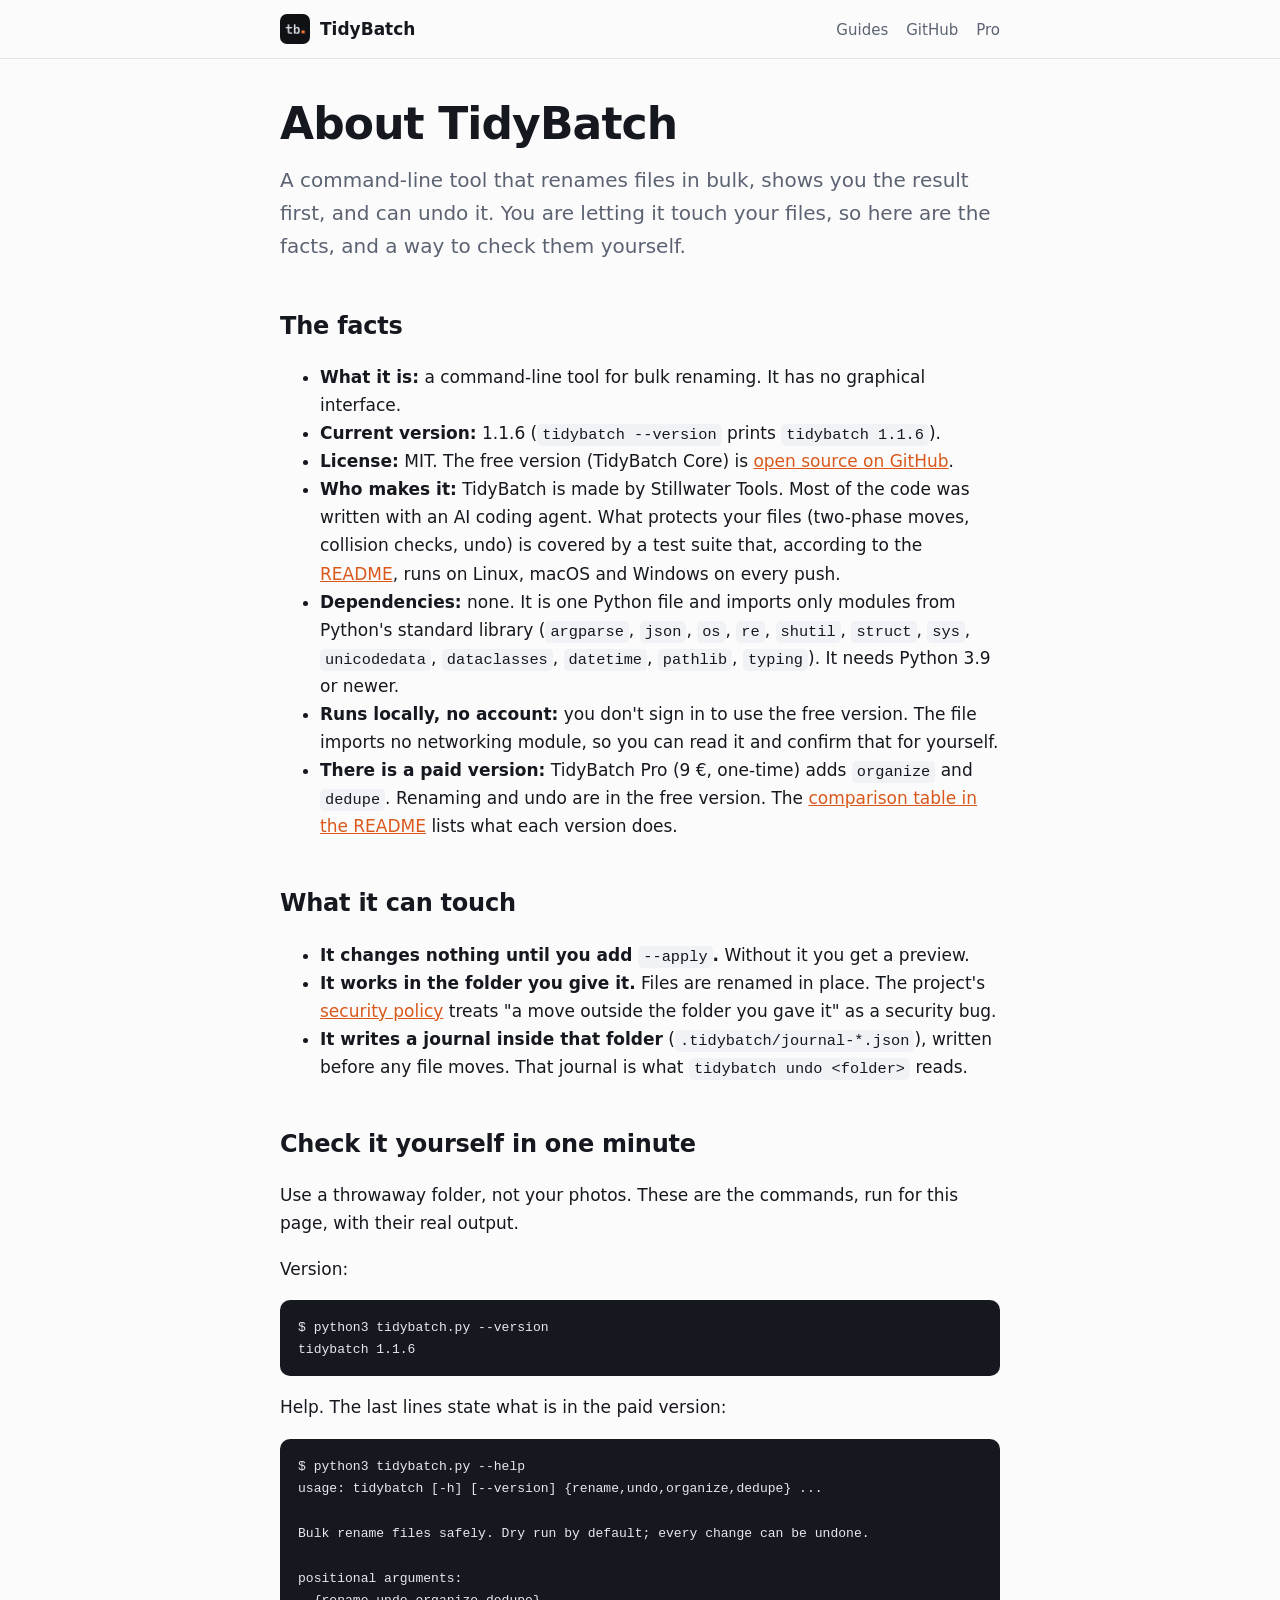
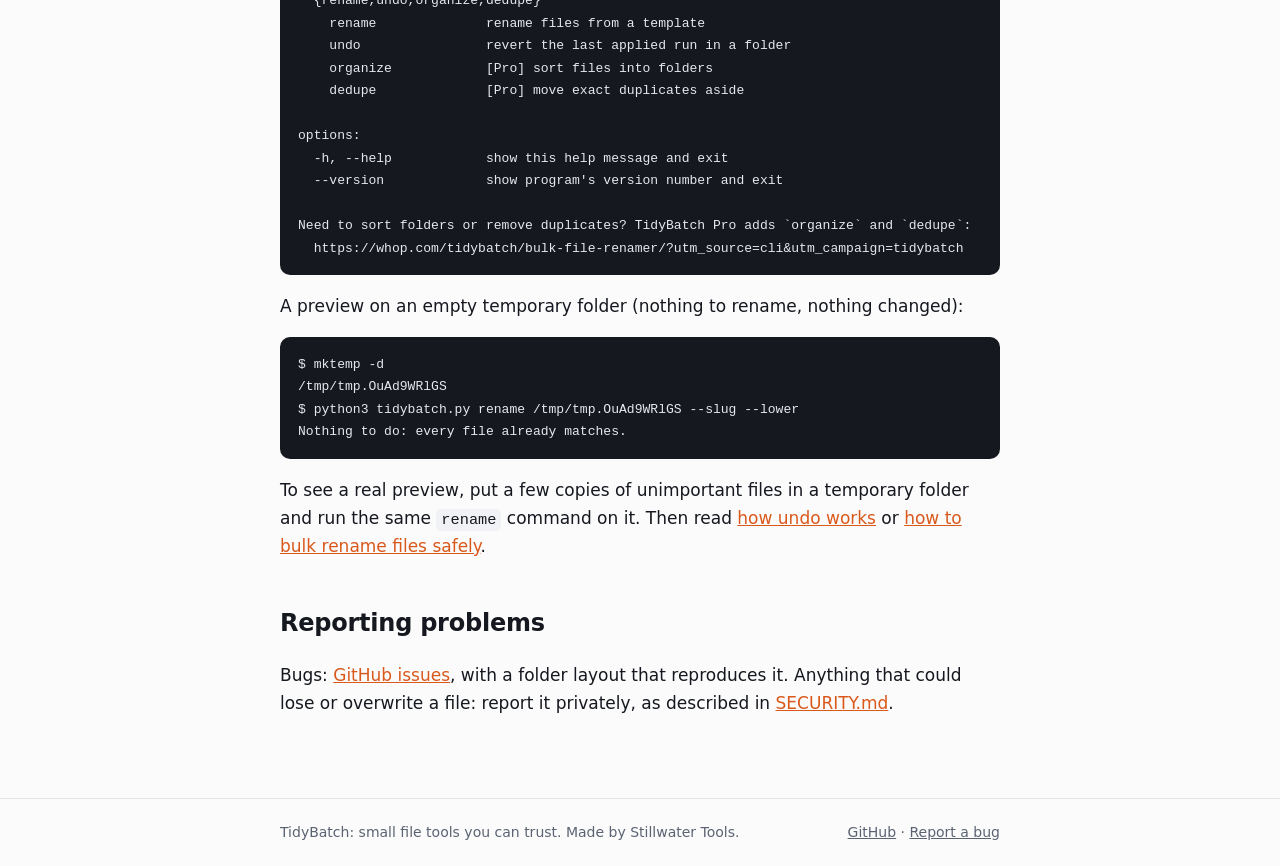
<file: about/index.html>
<!doctype html>
<html lang="en">
<head>
<meta charset="utf-8">
<meta name="viewport" content="width=device-width, initial-scale=1">
<title>About TidyBatch: facts, license and how to check it yourself</title>
<meta name="description" content="What TidyBatch is, its license, what it can touch, and how to check it on a throwaway folder before you trust it with real files.">
<link rel="canonical" href="https://tidybatch.github.io/about/">
<link rel="icon" href="/assets/avatar.png">
<link rel="stylesheet" href="/assets/style.css">
<meta property="og:title" content="About TidyBatch: facts, license and how to check it yourself">
<meta property="og:description" content="What TidyBatch is, its license, what it can touch, and how to check it on a throwaway folder before you trust it with real files.">
<meta property="og:url" content="https://tidybatch.github.io/about/">
<meta property="og:image" content="https://tidybatch.github.io/assets/social.png">
<meta name="twitter:card" content="summary_large_image">
</head>
<body>
<header class="site"><div class="wrap">
  <a class="brand" href="/"><img src="/assets/avatar.png" alt="">TidyBatch</a>
  <nav><a href="/guides/">Guides</a><a href="https://github.com/tidybatch/tidybatch">GitHub</a><a href="https://whop.com/tidybatch/bulk-file-renamer/?utm_source=site_about&amp;utm_campaign=tidybatch">Pro</a></nav>
</div></header>
<main><div class="wrap">
<h1>About TidyBatch</h1>
<p class="lead">A command-line tool that renames files in bulk, shows you the result first, and can undo it. You are letting it touch your files, so here are the facts, and a way to check them yourself.</p>

<h2>The facts</h2>
<ul>
  <li><strong>What it is:</strong> a command-line tool for bulk renaming. It has no graphical interface.</li>
  <li><strong>Current version:</strong> 1.1.6 (<code>tidybatch --version</code> prints <code>tidybatch 1.1.6</code>).</li>
  <li><strong>License:</strong> MIT. The free version (TidyBatch Core) is <a href="https://github.com/tidybatch/tidybatch">open source on GitHub</a>.</li>
  <li><strong>Who makes it:</strong> TidyBatch is made by Stillwater Tools. Most of the code was written with an AI coding agent. What protects your files (two-phase moves, collision checks, undo) is covered by a test suite that, according to the <a href="https://github.com/tidybatch/tidybatch#how-its-made">README</a>, runs on Linux, macOS and Windows on every push.</li>
  <li><strong>Dependencies:</strong> none. It is one Python file and imports only modules from Python's standard library (<code>argparse</code>, <code>json</code>, <code>os</code>, <code>re</code>, <code>shutil</code>, <code>struct</code>, <code>sys</code>, <code>unicodedata</code>, <code>dataclasses</code>, <code>datetime</code>, <code>pathlib</code>, <code>typing</code>). It needs Python 3.9 or newer.</li>
  <li><strong>Runs locally, no account:</strong> you don't sign in to use the free version. The file imports no networking module, so you can read it and confirm that for yourself.</li>
  <li><strong>There is a paid version:</strong> TidyBatch Pro (9 €, one-time) adds <code>organize</code> and <code>dedupe</code>. Renaming and undo are in the free version. The <a href="https://github.com/tidybatch/tidybatch#free-this-repo-vs-pro">comparison table in the README</a> lists what each version does.</li>
</ul>

<h2>What it can touch</h2>
<ul>
  <li><strong>It changes nothing until you add <code>--apply</code>.</strong> Without it you get a preview.</li>
  <li><strong>It works in the folder you give it.</strong> Files are renamed in place. The project's <a href="https://github.com/tidybatch/tidybatch/blob/main/SECURITY.md">security policy</a> treats "a move outside the folder you gave it" as a security bug.</li>
  <li><strong>It writes a journal inside that folder</strong> (<code>.tidybatch/journal-*.json</code>), written before any file moves. That journal is what <code>tidybatch undo &lt;folder&gt;</code> reads.</li>
</ul>

<h2>Check it yourself in one minute</h2>
<p>Use a throwaway folder, not your photos. These are the commands, run for this page, with their real output.</p>
<p>Version:</p>
<pre><code>$ python3 tidybatch.py --version
tidybatch 1.1.6</code></pre>
<p>Help. The last lines state what is in the paid version:</p>
<pre><code>$ python3 tidybatch.py --help
usage: tidybatch [-h] [--version] {rename,undo,organize,dedupe} ...

Bulk rename files safely. Dry run by default; every change can be undone.

positional arguments:
  {rename,undo,organize,dedupe}
    rename              rename files from a template
    undo                revert the last applied run in a folder
    organize            [Pro] sort files into folders
    dedupe              [Pro] move exact duplicates aside

options:
  -h, --help            show this help message and exit
  --version             show program's version number and exit

Need to sort folders or remove duplicates? TidyBatch Pro adds `organize` and `dedupe`:
  https://whop.com/tidybatch/bulk-file-renamer/?utm_source=cli&amp;utm_campaign=tidybatch</code></pre>
<p>A preview on an empty temporary folder (nothing to rename, nothing changed):</p>
<pre><code>$ mktemp -d
/tmp/tmp.OuAd9WRlGS
$ python3 tidybatch.py rename /tmp/tmp.OuAd9WRlGS --slug --lower
Nothing to do: every file already matches.</code></pre>
<p>To see a real preview, put a few copies of unimportant files in a temporary folder and run the same <code>rename</code> command on it. Then read <a href="/guides/undo-bulk-rename/">how undo works</a> or <a href="/guides/bulk-rename-files-safely/">how to bulk rename files safely</a>.</p>

<h2>Reporting problems</h2>
<p>Bugs: <a href="https://github.com/tidybatch/tidybatch/issues">GitHub issues</a>, with a folder layout that reproduces it. Anything that could lose or overwrite a file: report it privately, as described in <a href="https://github.com/tidybatch/tidybatch/blob/main/SECURITY.md">SECURITY.md</a>.</p>
</div></main>
<footer class="site"><div class="wrap">
  <span>TidyBatch: small file tools you can trust. Made by Stillwater Tools.</span>
  <span><a href="https://github.com/tidybatch/tidybatch">GitHub</a> · <a href="https://github.com/tidybatch/tidybatch/issues">Report a bug</a></span>
</div></footer>
</body>
</html>
</file>
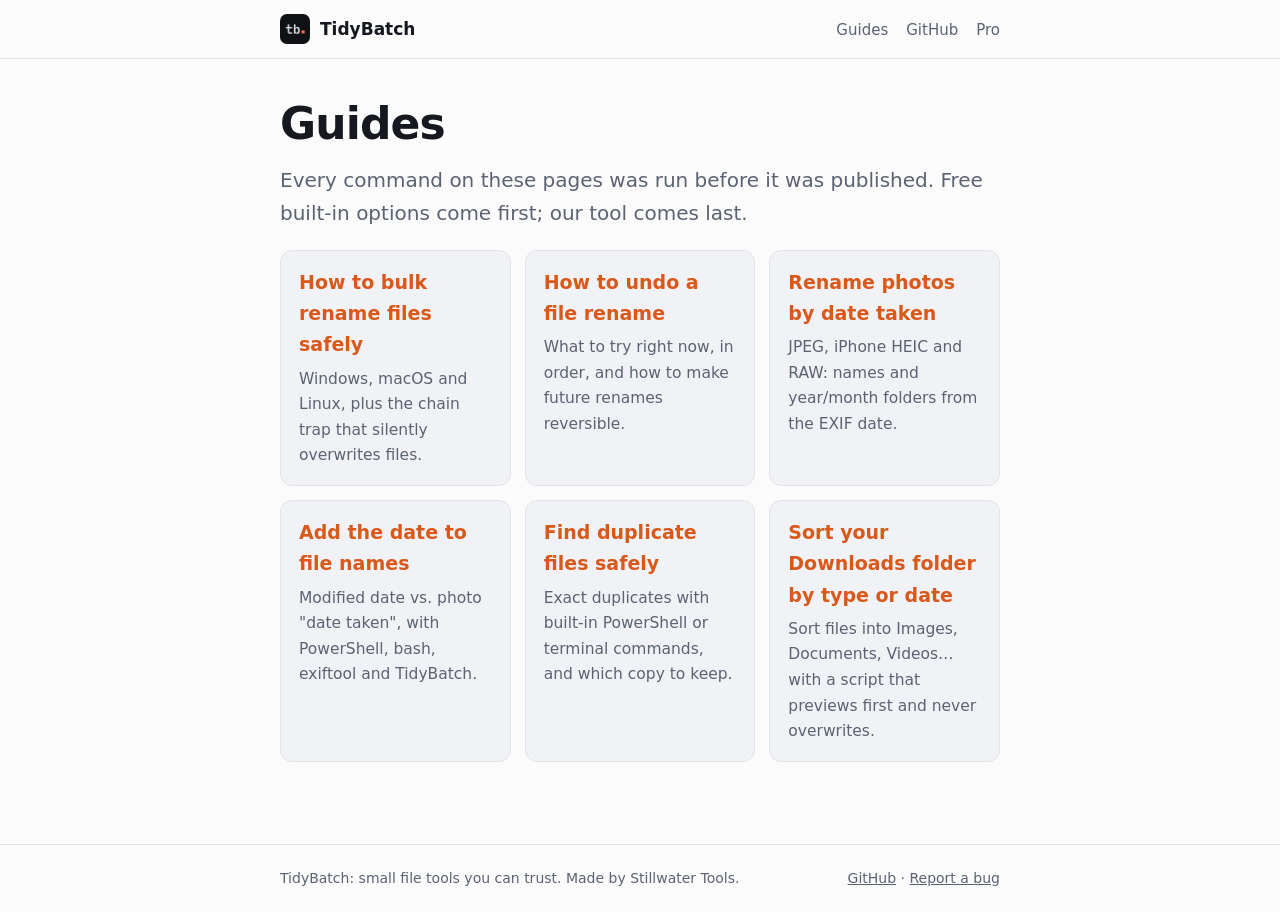
<file: guides/index.html>
<!doctype html>
<html lang="en">
<head>
<meta charset="utf-8">
<meta name="viewport" content="width=device-width, initial-scale=1">
<title>Guides: renaming and organizing files safely · TidyBatch</title>
<meta name="description" content="Practical, tested guides for renaming, dating, de-duplicating and organizing files in bulk on Windows, macOS and Linux, without losing anything.">
<link rel="canonical" href="https://tidybatch.github.io/guides/">
<link rel="icon" href="/assets/avatar.png">
<link rel="stylesheet" href="/assets/style.css">
<meta property="og:title" content="Guides: renaming and organizing files safely">
<meta property="og:description" content="Practical, tested guides for renaming, dating, de-duplicating and organizing files in bulk on Windows, macOS and Linux, without losing anything.">
<meta property="og:image" content="https://tidybatch.github.io/assets/social.png">
<meta property="og:url" content="https://tidybatch.github.io/guides/">
<meta name="twitter:card" content="summary_large_image">
</head>
<body>
<header class="site"><div class="wrap">
  <a class="brand" href="/"><img src="/assets/avatar.png" alt="">TidyBatch</a>
  <nav><a href="/guides/">Guides</a><a href="https://github.com/tidybatch/tidybatch">GitHub</a><a href="https://whop.com/tidybatch/bulk-file-renamer/?utm_source=site&amp;utm_campaign=tidybatch">Pro</a></nav>
</div></header>
<main><div class="wrap">
<h1>Guides</h1>
<p class="lead">Every command on these pages was run before it was published. Free built-in options come first; our tool comes last.</p>
<div class="cards">
  <div class="card"><a href="/guides/bulk-rename-files-safely/"><h3>How to bulk rename files safely</h3></a><p>Windows, macOS and Linux, plus the chain trap that silently overwrites files.</p></div>
  <div class="card"><a href="/guides/undo-bulk-rename/"><h3>How to undo a file rename</h3></a><p>What to try right now, in order, and how to make future renames reversible.</p></div>
  <div class="card"><a href="/guides/rename-photos-by-date-taken/"><h3>Rename photos by date taken</h3></a><p>JPEG, iPhone HEIC and RAW: names and year/month folders from the EXIF date.</p></div>
  <div class="card"><a href="/guides/add-date-to-file-names/"><h3>Add the date to file names</h3></a><p>Modified date vs. photo "date taken", with PowerShell, bash, exiftool and TidyBatch.</p></div>
  <div class="card"><a href="/guides/find-duplicate-files/"><h3>Find duplicate files safely</h3></a><p>Exact duplicates with built-in PowerShell or terminal commands, and which copy to keep.</p></div>
  <div class="card"><a href="/guides/organize-downloads-folder/"><h3>Sort your Downloads folder by type or date</h3></a><p>Sort files into Images, Documents, Videos… with a script that previews first and never overwrites.</p></div>
</div>
</div></main>
<footer class="site"><div class="wrap">
  <span>TidyBatch: small file tools you can trust. Made by Stillwater Tools.</span>
  <span><a href="https://github.com/tidybatch/tidybatch">GitHub</a> · <a href="https://github.com/tidybatch/tidybatch/issues">Report a bug</a></span>
</div></footer>
</body>
</html>
</file>
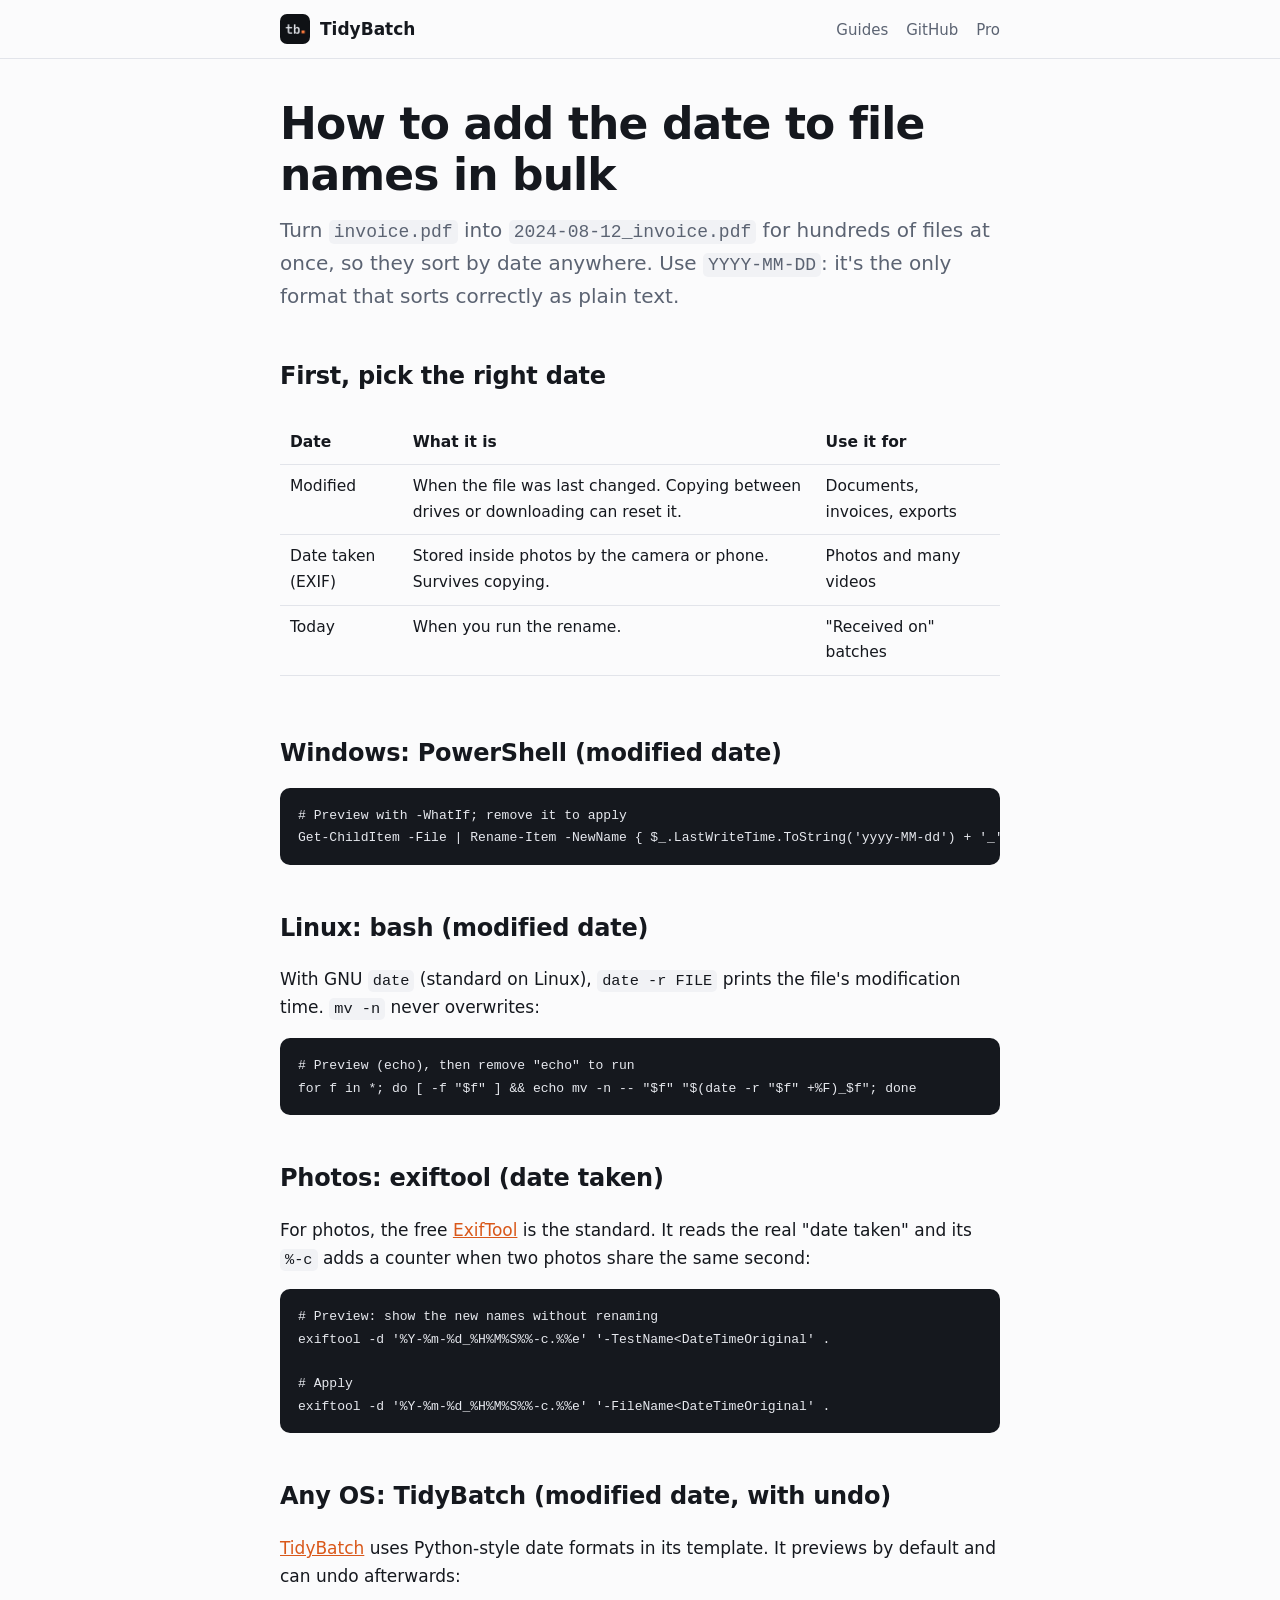
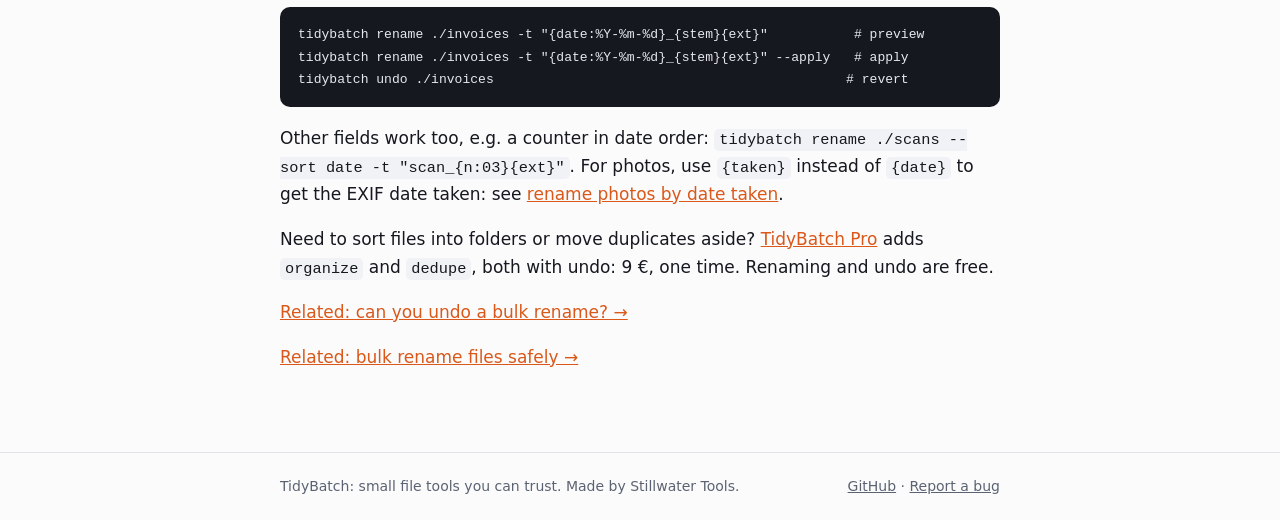
<file: guides/add-date-to-file-names/index.html>
<!doctype html>
<html lang="en">
<head>
<meta charset="utf-8">
<meta name="viewport" content="width=device-width, initial-scale=1">
<title>How to add the date to file names in bulk · TidyBatch</title>
<meta name="description" content="Prefix hundreds of files with a date like 2024-08-12_name.pdf: modified date vs. photo 'date taken', with PowerShell, bash, exiftool and TidyBatch.">
<link rel="canonical" href="https://tidybatch.github.io/guides/add-date-to-file-names/">
<link rel="icon" href="/assets/avatar.png">
<link rel="stylesheet" href="/assets/style.css">
<meta property="og:title" content="How to add the date to file names in bulk">
<meta property="og:description" content="Prefix hundreds of files with a date like 2024-08-12_name.pdf: modified date vs. photo 'date taken', with PowerShell, bash, exiftool and TidyBatch.">
<meta property="og:url" content="https://tidybatch.github.io/guides/add-date-to-file-names/">
<meta property="og:image" content="https://tidybatch.github.io/assets/social.png">
<meta name="twitter:card" content="summary_large_image">
</head>
<body>
<header class="site"><div class="wrap">
  <a class="brand" href="/"><img src="/assets/avatar.png" alt="">TidyBatch</a>
  <nav><a href="/guides/">Guides</a><a href="https://github.com/tidybatch/tidybatch">GitHub</a><a href="https://whop.com/tidybatch/bulk-file-renamer/?utm_source=site_guide_date&amp;utm_campaign=tidybatch">Pro</a></nav>
</div></header>
<main><div class="wrap">
<h1>How to add the date to file names in bulk</h1>
<p class="lead">Turn <code>invoice.pdf</code> into <code>2024-08-12_invoice.pdf</code> for hundreds of files at once, so they sort by date anywhere. Use <code>YYYY-MM-DD</code>: it's the only format that sorts correctly as plain text.</p>

<h2>First, pick the right date</h2>
<div class="table-wrap"><table>
  <tr><th>Date</th><th>What it is</th><th>Use it for</th></tr>
  <tr><td>Modified</td><td>When the file was last changed. Copying between drives or downloading can reset it.</td><td>Documents, invoices, exports</td></tr>
  <tr><td>Date taken (EXIF)</td><td>Stored inside photos by the camera or phone. Survives copying.</td><td>Photos and many videos</td></tr>
  <tr><td>Today</td><td>When you run the rename.</td><td>"Received on" batches</td></tr>
</table></div>

<h2>Windows: PowerShell (modified date)</h2>
<pre><code># Preview with -WhatIf; remove it to apply
Get-ChildItem -File | Rename-Item -NewName { $_.LastWriteTime.ToString('yyyy-MM-dd') + '_' + $_.Name } -WhatIf</code></pre>

<h2>Linux: bash (modified date)</h2>
<p>With GNU <code>date</code> (standard on Linux), <code>date -r FILE</code> prints the file's modification time. <code>mv -n</code> never overwrites:</p>
<pre><code># Preview (echo), then remove "echo" to run
for f in *; do [ -f "$f" ] &amp;&amp; echo mv -n -- "$f" "$(date -r "$f" +%F)_$f"; done</code></pre>

<h2>Photos: exiftool (date taken)</h2>
<p>For photos, the free <a href="https://exiftool.org/">ExifTool</a> is the standard. It reads the real "date taken" and its <code>%-c</code> adds a counter when two photos share the same second:</p>
<pre><code># Preview: show the new names without renaming
exiftool -d '%Y-%m-%d_%H%M%S%%-c.%%e' '-TestName&lt;DateTimeOriginal' .

# Apply
exiftool -d '%Y-%m-%d_%H%M%S%%-c.%%e' '-FileName&lt;DateTimeOriginal' .</code></pre>

<h2>Any OS: TidyBatch (modified date, with undo)</h2>
<p><a href="https://github.com/tidybatch/tidybatch">TidyBatch</a> uses Python-style date formats in its template. It previews by default and can undo afterwards:</p>
<pre><code>tidybatch rename ./invoices -t "{date:%Y-%m-%d}_{stem}{ext}"           # preview
tidybatch rename ./invoices -t "{date:%Y-%m-%d}_{stem}{ext}" --apply   # apply
tidybatch undo ./invoices                                             # revert</code></pre>
<p>Other fields work too, e.g. a counter in date order: <code>tidybatch rename ./scans --sort date -t "scan_{n:03}{ext}"</code>. For photos, use <code>{taken}</code> instead of <code>{date}</code> to get the EXIF date taken: see <a href="/guides/rename-photos-by-date-taken/">rename photos by date taken</a>.</p>
<p>Need to sort files into folders or move duplicates aside? <a href="https://whop.com/tidybatch/bulk-file-renamer/?utm_source=site_guide_date&amp;utm_campaign=tidybatch">TidyBatch Pro</a> adds <code>organize</code> and <code>dedupe</code>, both with undo: 9 €, one time. Renaming and undo are free.</p>
<p><a href="/guides/undo-bulk-rename/">Related: can you undo a bulk rename? →</a></p>
<p><a href="/guides/bulk-rename-files-safely/">Related: bulk rename files safely →</a></p>
</div></main>
<footer class="site"><div class="wrap">
  <span>TidyBatch: small file tools you can trust. Made by Stillwater Tools.</span>
  <span><a href="https://github.com/tidybatch/tidybatch">GitHub</a> · <a href="https://github.com/tidybatch/tidybatch/issues">Report a bug</a></span>
</div></footer>
</body>
</html>
</file>
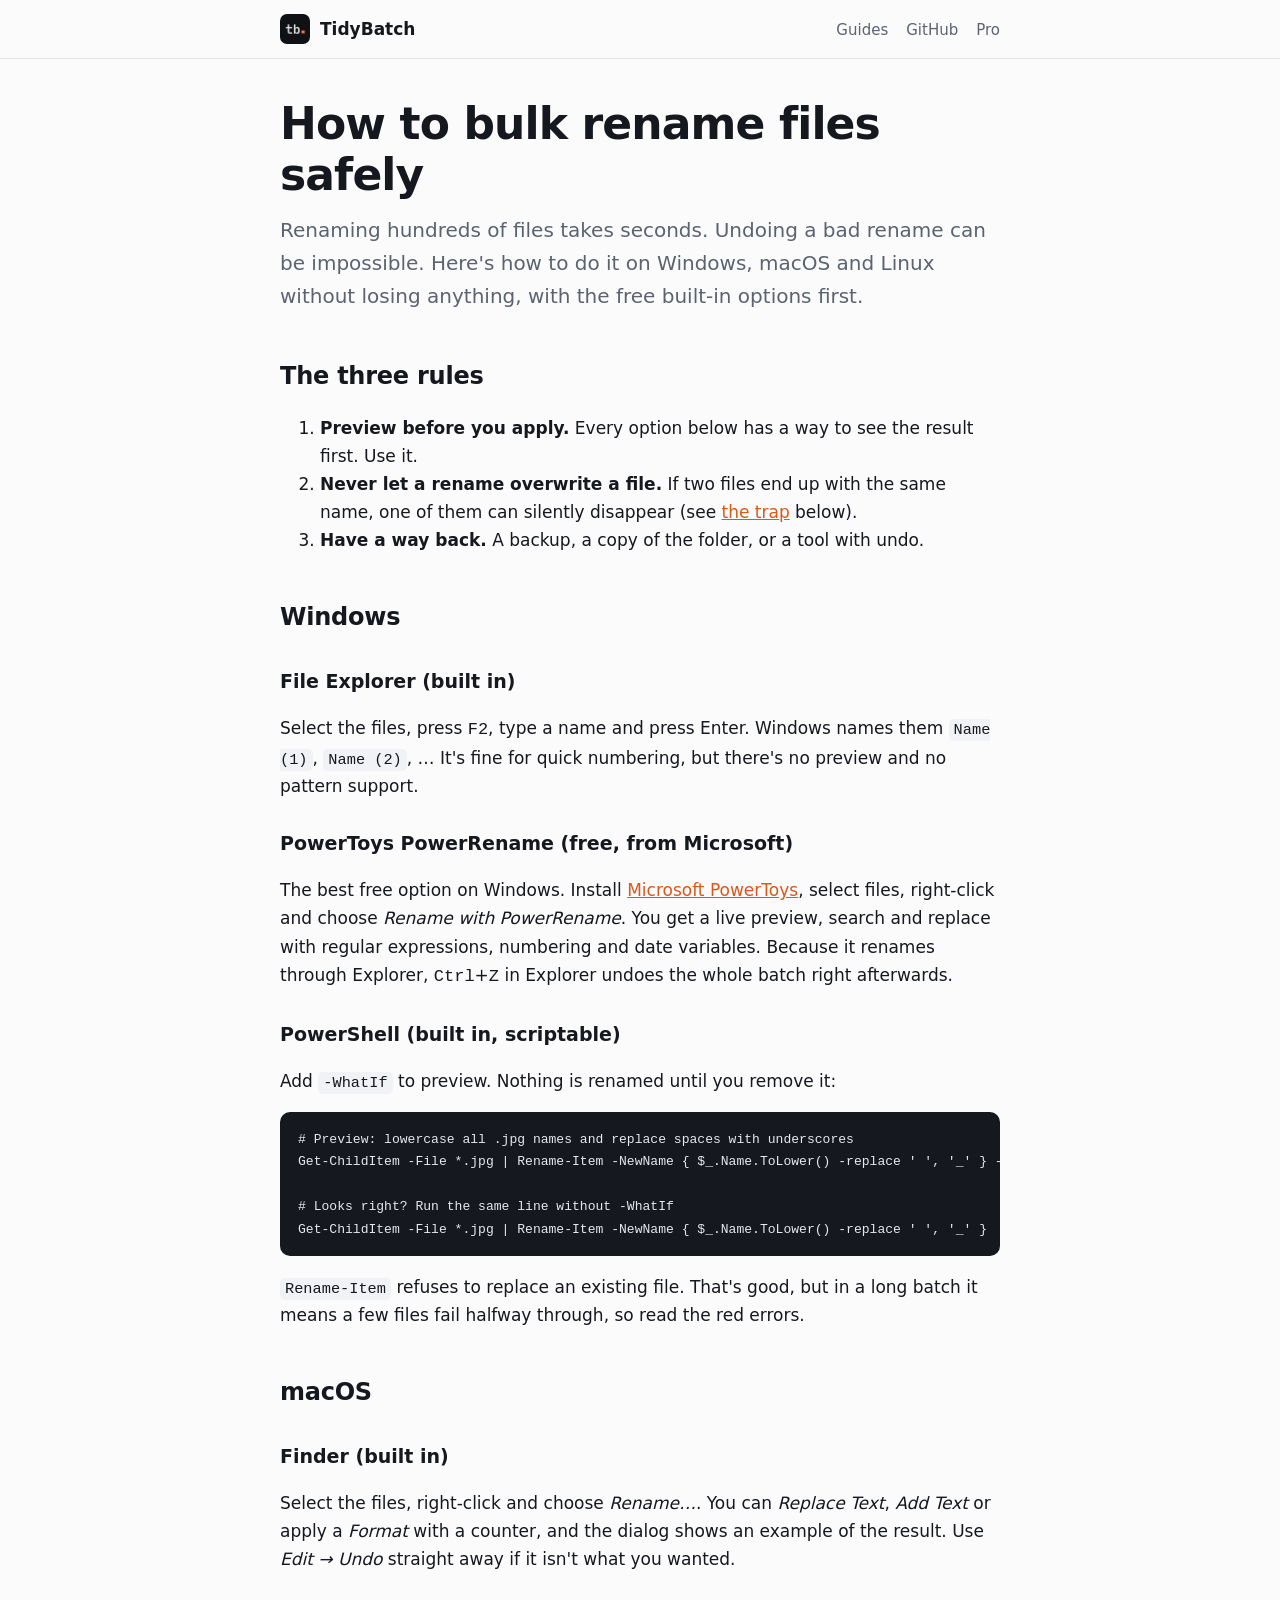
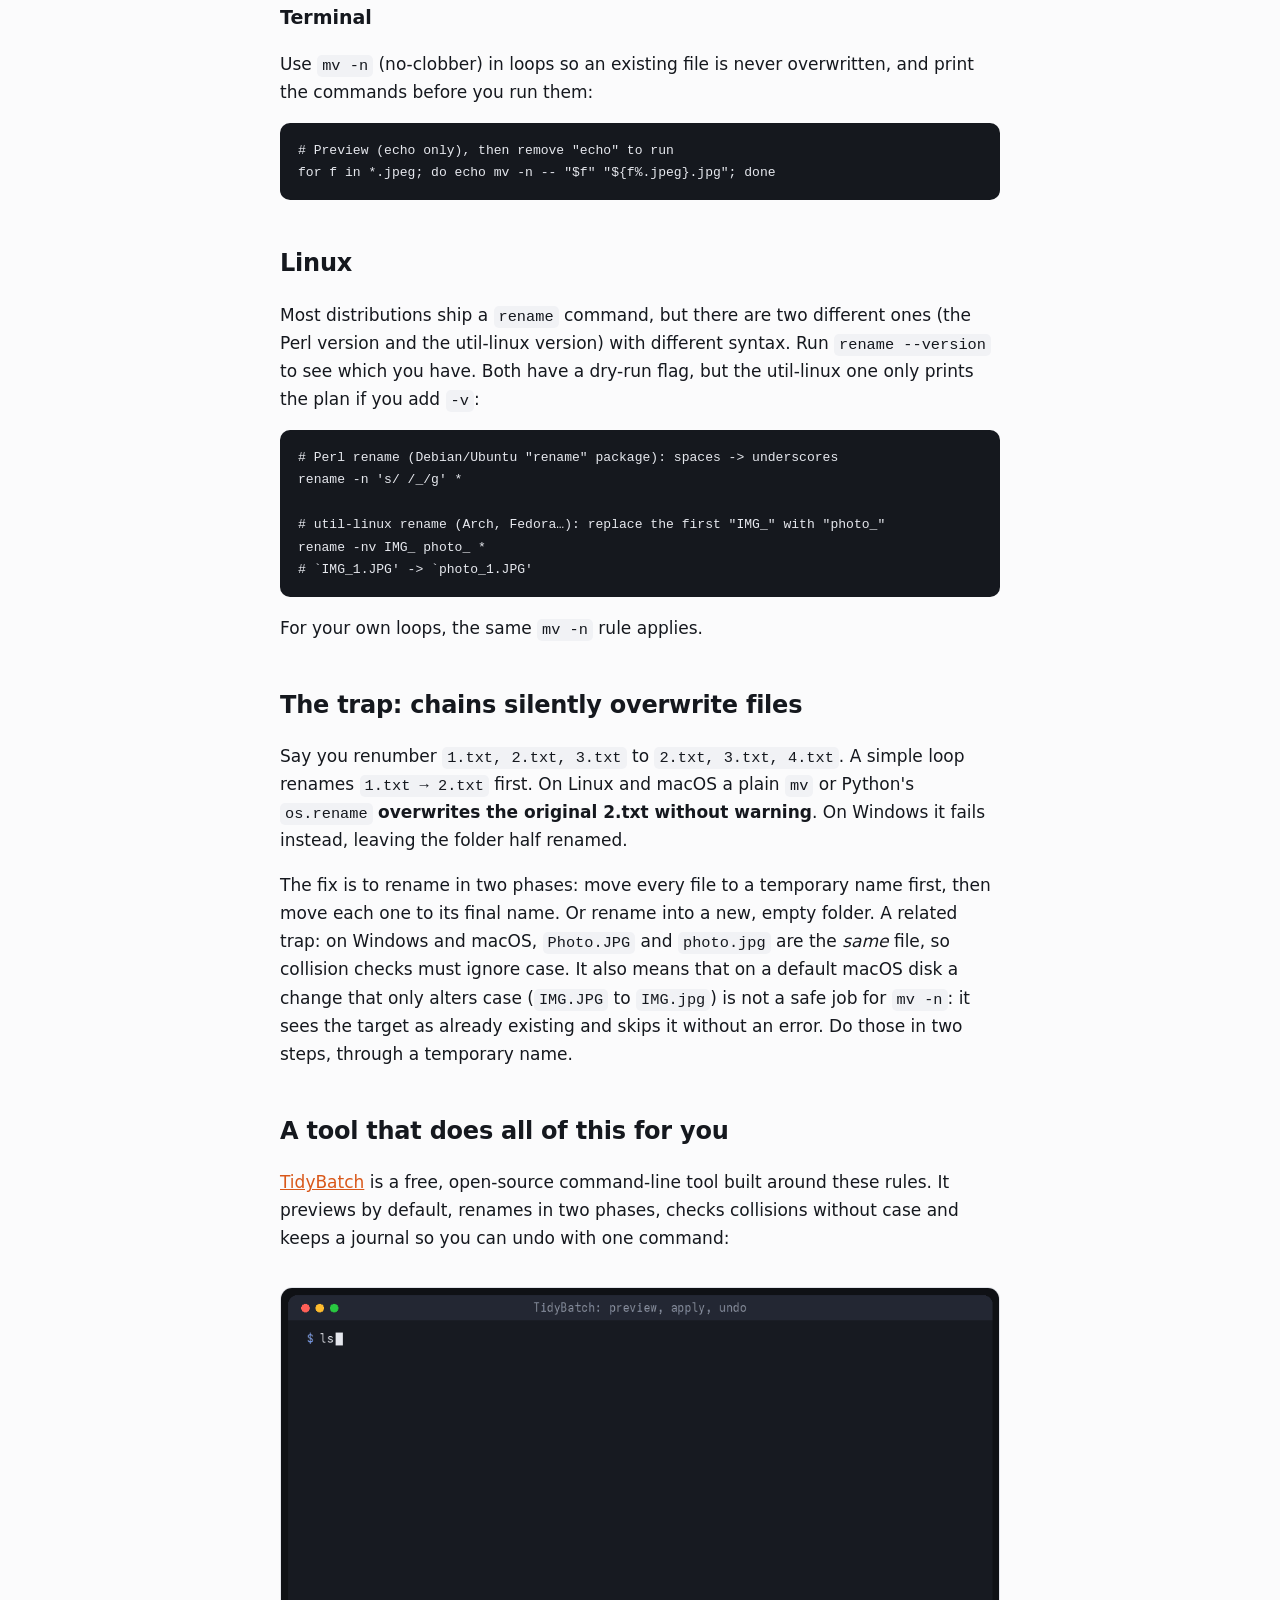
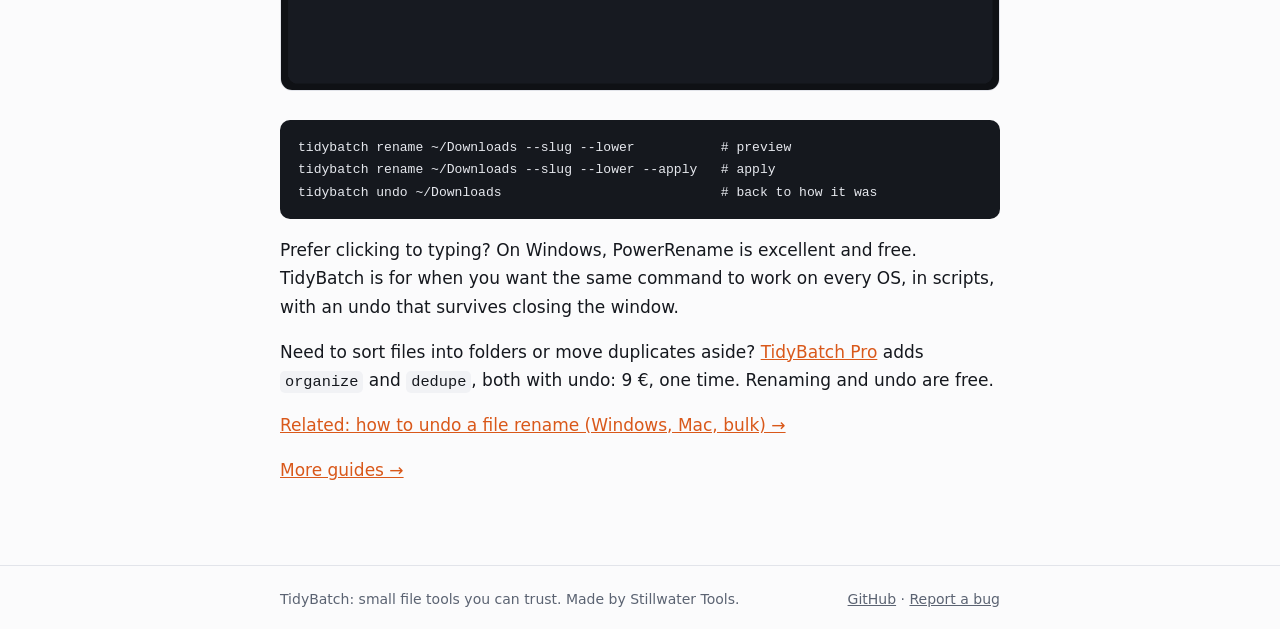
<file: guides/bulk-rename-files-safely/index.html>
<!doctype html>
<html lang="en">
<head>
<meta charset="utf-8">
<meta name="viewport" content="width=device-width, initial-scale=1">
<title>Bulk rename files on Windows, Mac and Linux, from the command line · TidyBatch</title>
<meta name="description" content="Rename many files safely on Windows, macOS and Linux: PowerRename, PowerShell -WhatIf, rename -n, and the collision trap that overwrites files.">
<link rel="canonical" href="https://tidybatch.github.io/guides/bulk-rename-files-safely/">
<link rel="icon" href="/assets/avatar.png">
<link rel="stylesheet" href="/assets/style.css">
<meta property="og:title" content="How to bulk rename files safely">
<meta property="og:description" content="Rename many files safely on Windows, macOS and Linux: PowerRename, PowerShell -WhatIf, rename -n, and the collision trap that overwrites files.">
<meta property="og:url" content="https://tidybatch.github.io/guides/bulk-rename-files-safely/">
<meta property="og:image" content="https://tidybatch.github.io/assets/social.png">
<meta name="twitter:card" content="summary_large_image">
</head>
<body>
<header class="site"><div class="wrap">
  <a class="brand" href="/"><img src="/assets/avatar.png" alt="">TidyBatch</a>
  <nav><a href="/guides/">Guides</a><a href="https://github.com/tidybatch/tidybatch">GitHub</a><a href="https://whop.com/tidybatch/bulk-file-renamer/?utm_source=site_guide_safely&amp;utm_campaign=tidybatch">Pro</a></nav>
</div></header>
<main><div class="wrap">
<h1>How to bulk rename files safely</h1>
<p class="lead">Renaming hundreds of files takes seconds. Undoing a bad rename can be impossible. Here's how to do it on Windows, macOS and Linux without losing anything, with the free built-in options first.</p>

<h2>The three rules</h2>
<ol>
  <li><strong>Preview before you apply.</strong> Every option below has a way to see the result first. Use it.</li>
  <li><strong>Never let a rename overwrite a file.</strong> If two files end up with the same name, one of them can silently disappear (see <a href="#trap">the trap</a> below).</li>
  <li><strong>Have a way back.</strong> A backup, a copy of the folder, or a tool with undo.</li>
</ol>

<h2>Windows</h2>
<h3>File Explorer (built in)</h3>
<p>Select the files, press <kbd>F2</kbd>, type a name and press Enter. Windows names them <code>Name (1)</code>, <code>Name (2)</code>, … It's fine for quick numbering, but there's no preview and no pattern support.</p>
<h3>PowerToys PowerRename (free, from Microsoft)</h3>
<p>The best free option on Windows. Install <a href="https://learn.microsoft.com/en-us/windows/powertoys/powerrename">Microsoft PowerToys</a>, select files, right-click and choose <em>Rename with PowerRename</em>. You get a live preview, search and replace with regular expressions, numbering and date variables. Because it renames through Explorer, <kbd>Ctrl</kbd>+<kbd>Z</kbd> in Explorer undoes the whole batch right afterwards.</p>
<h3>PowerShell (built in, scriptable)</h3>
<p>Add <code>-WhatIf</code> to preview. Nothing is renamed until you remove it:</p>
<pre><code># Preview: lowercase all .jpg names and replace spaces with underscores
Get-ChildItem -File *.jpg | Rename-Item -NewName { $_.Name.ToLower() -replace ' ', '_' } -WhatIf

# Looks right? Run the same line without -WhatIf
Get-ChildItem -File *.jpg | Rename-Item -NewName { $_.Name.ToLower() -replace ' ', '_' }</code></pre>
<p><code>Rename-Item</code> refuses to replace an existing file. That's good, but in a long batch it means a few files fail halfway through, so read the red errors.</p>

<h2>macOS</h2>
<h3>Finder (built in)</h3>
<p>Select the files, right-click and choose <em>Rename…</em>. You can <em>Replace Text</em>, <em>Add Text</em> or apply a <em>Format</em> with a counter, and the dialog shows an example of the result. Use <em>Edit → Undo</em> straight away if it isn't what you wanted.</p>
<h3>Terminal</h3>
<p>Use <code>mv -n</code> (no-clobber) in loops so an existing file is never overwritten, and print the commands before you run them:</p>
<pre><code># Preview (echo only), then remove "echo" to run
for f in *.jpeg; do echo mv -n -- "$f" "${f%.jpeg}.jpg"; done</code></pre>

<h2>Linux</h2>
<p>Most distributions ship a <code>rename</code> command, but there are two different ones (the Perl version and the util-linux version) with different syntax. Run <code>rename --version</code> to see which you have. Both have a dry-run flag, but the util-linux one only prints the plan if you add <code>-v</code>:</p>
<pre><code># Perl rename (Debian/Ubuntu "rename" package): spaces -&gt; underscores
rename -n 's/ /_/g' *

# util-linux rename (Arch, Fedora…): replace the first "IMG_" with "photo_"
rename -nv IMG_ photo_ *
# `IMG_1.JPG' -&gt; `photo_1.JPG'</code></pre>
<p>For your own loops, the same <code>mv -n</code> rule applies.</p>

<h2 id="trap">The trap: chains silently overwrite files</h2>
<p>Say you renumber <code>1.txt, 2.txt, 3.txt</code> to <code>2.txt, 3.txt, 4.txt</code>. A simple loop renames <code>1.txt → 2.txt</code> first. On Linux and macOS a plain <code>mv</code> or Python's <code>os.rename</code> <strong>overwrites the original 2.txt without warning</strong>. On Windows it fails instead, leaving the folder half renamed.</p>
<p>The fix is to rename in two phases: move every file to a temporary name first, then move each one to its final name. Or rename into a new, empty folder. A related trap: on Windows and macOS, <code>Photo.JPG</code> and <code>photo.jpg</code> are the <em>same</em> file, so collision checks must ignore case. It also means that on a default macOS disk a change that only alters case (<code>IMG.JPG</code> to <code>IMG.jpg</code>) is not a safe job for <code>mv -n</code>: it sees the target as already existing and skips it without an error. Do those in two steps, through a temporary name.</p>

<h2>A tool that does all of this for you</h2>
<p><a href="https://github.com/tidybatch/tidybatch">TidyBatch</a> is a free, open-source command-line tool built around these rules. It previews by default, renames in two phases, checks collisions without case and keeps a journal so you can undo with one command:</p>
<img class="demo" src="/assets/demo.gif" width="1000" height="560" alt="TidyBatch preview, apply and undo in a terminal" loading="lazy">
<pre><code>tidybatch rename ~/Downloads --slug --lower           # preview
tidybatch rename ~/Downloads --slug --lower --apply   # apply
tidybatch undo ~/Downloads                            # back to how it was</code></pre>
<p>Prefer clicking to typing? On Windows, PowerRename is excellent and free. TidyBatch is for when you want the same command to work on every OS, in scripts, with an undo that survives closing the window.</p>
<p>Need to sort files into folders or move duplicates aside? <a href="https://whop.com/tidybatch/bulk-file-renamer/?utm_source=site_guide_safely&amp;utm_campaign=tidybatch">TidyBatch Pro</a> adds <code>organize</code> and <code>dedupe</code>, both with undo: 9 €, one time. Renaming and undo are free.</p>
<p><a href="/guides/undo-bulk-rename/">Related: how to undo a file rename (Windows, Mac, bulk) →</a></p>
<p><a href="/guides/">More guides →</a></p>
</div></main>
<footer class="site"><div class="wrap">
  <span>TidyBatch: small file tools you can trust. Made by Stillwater Tools.</span>
  <span><a href="https://github.com/tidybatch/tidybatch">GitHub</a> · <a href="https://github.com/tidybatch/tidybatch/issues">Report a bug</a></span>
</div></footer>
</body>
</html>
</file>
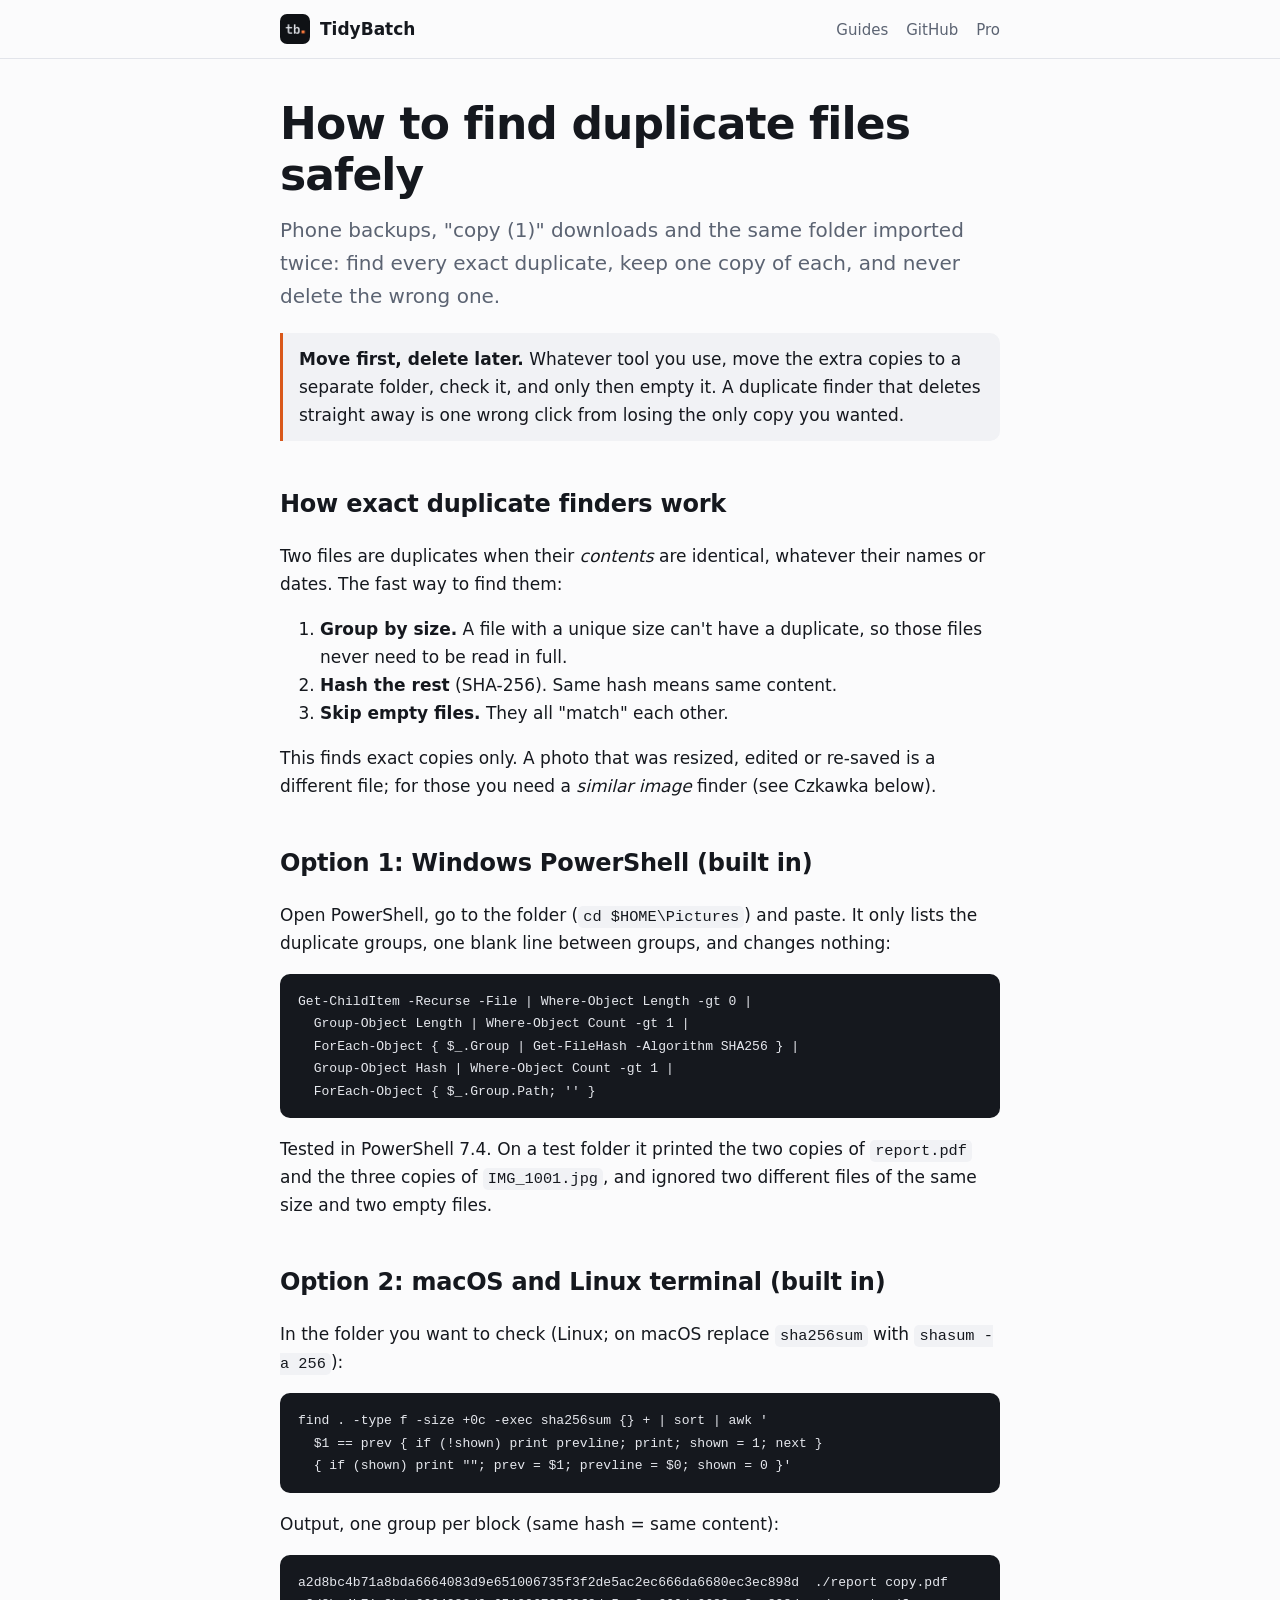
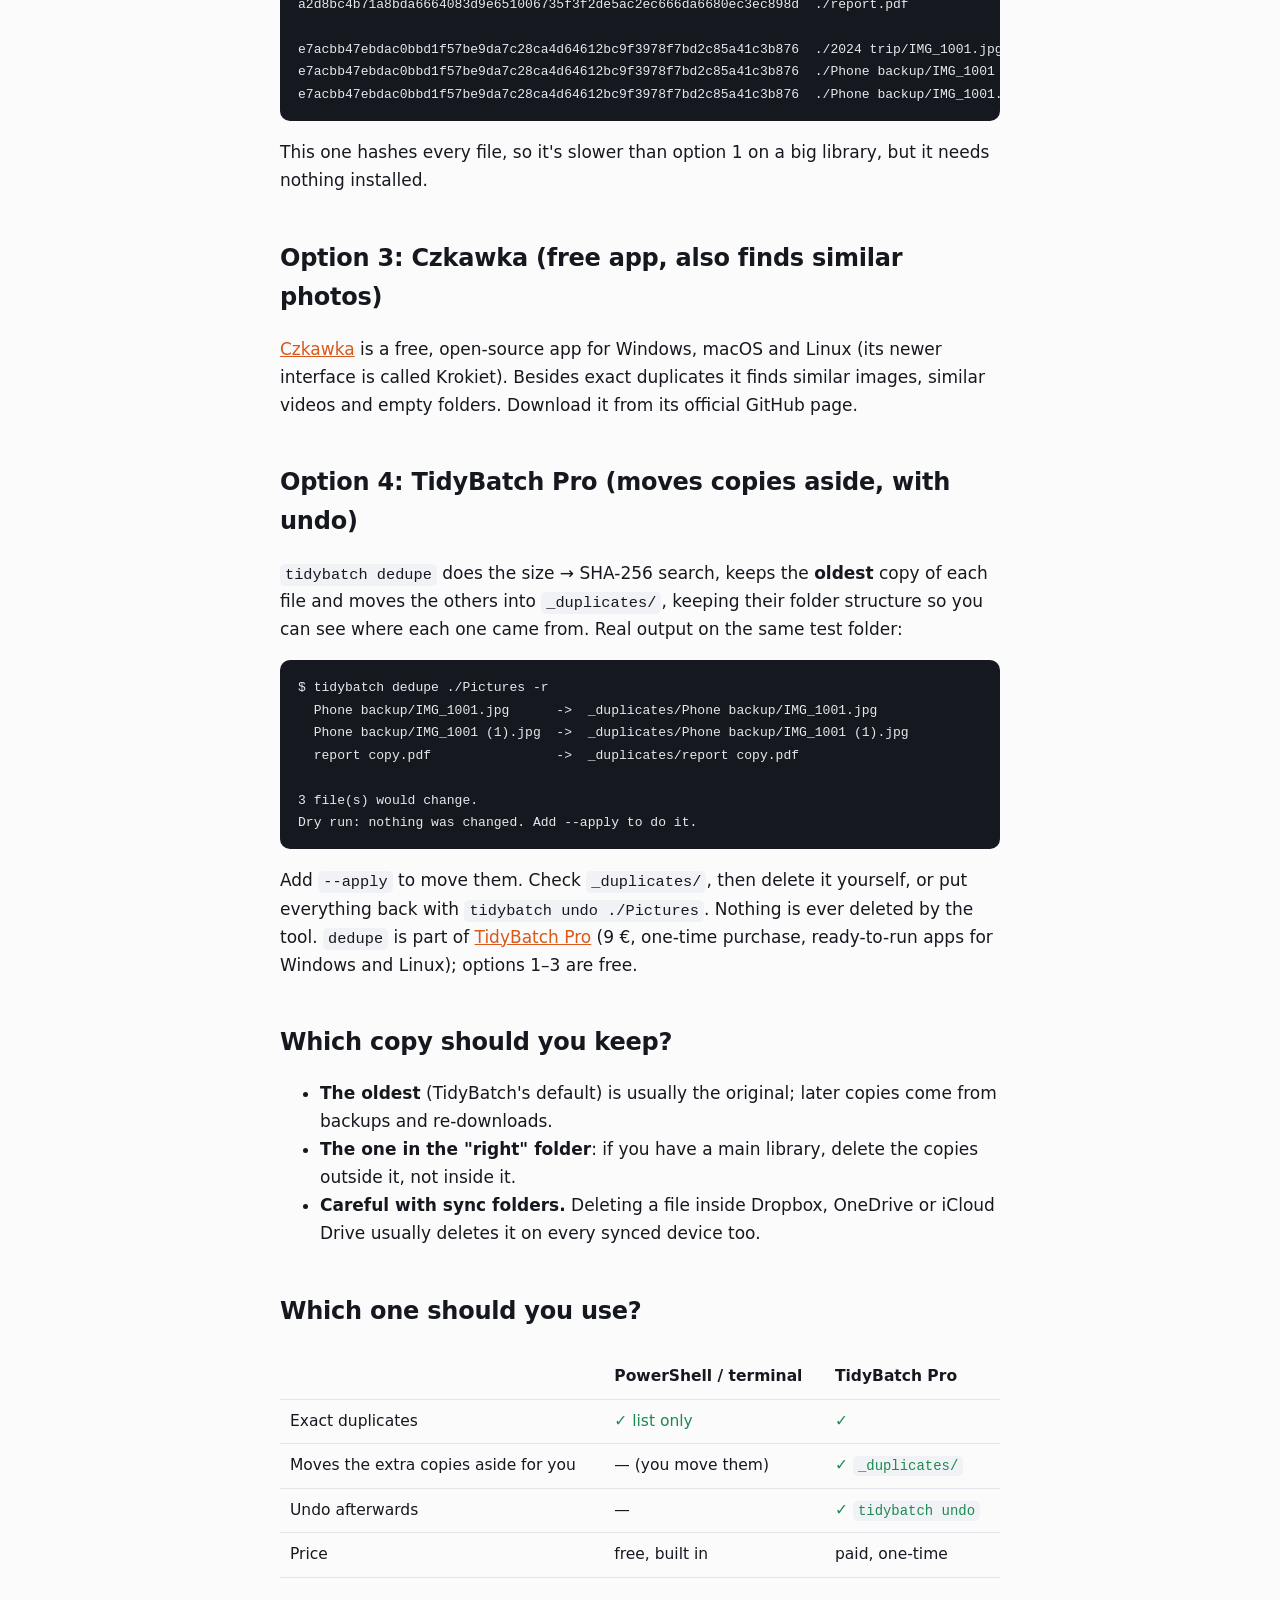
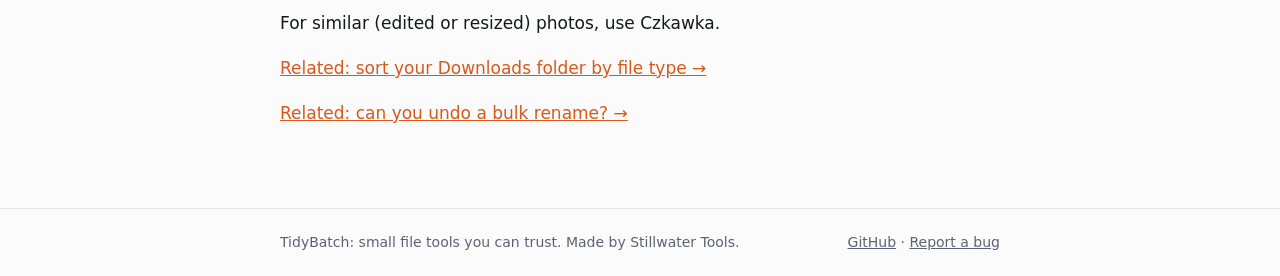
<file: guides/find-duplicate-files/index.html>
<!doctype html>
<html lang="en">
<head>
<meta charset="utf-8">
<meta name="viewport" content="width=device-width, initial-scale=1">
<title>Find duplicate files on Windows, Mac and Linux (free) · TidyBatch</title>
<meta name="description" content="Find exact duplicate files on Windows, macOS and Linux with free built-in commands, then move extra copies aside instead of deleting them.">
<link rel="canonical" href="https://tidybatch.github.io/guides/find-duplicate-files/">
<link rel="icon" href="/assets/avatar.png">
<link rel="stylesheet" href="/assets/style.css">
<meta property="og:title" content="How to find duplicate files safely">
<meta property="og:description" content="Find exact duplicate files on Windows, macOS and Linux with free built-in commands, then move extra copies aside instead of deleting them.">
<meta property="og:url" content="https://tidybatch.github.io/guides/find-duplicate-files/">
<meta property="og:image" content="https://tidybatch.github.io/assets/social.png">
<meta name="twitter:card" content="summary_large_image">
</head>
<body>
<header class="site"><div class="wrap">
  <a class="brand" href="/"><img src="/assets/avatar.png" alt="">TidyBatch</a>
  <nav><a href="/guides/">Guides</a><a href="https://github.com/tidybatch/tidybatch">GitHub</a><a href="https://whop.com/tidybatch/bulk-file-renamer/?utm_source=site_guide_dupes&amp;utm_campaign=tidybatch">Pro</a></nav>
</div></header>
<main><div class="wrap">
<h1>How to find duplicate files safely</h1>
<p class="lead">Phone backups, "copy (1)" downloads and the same folder imported twice: find every exact duplicate, keep one copy of each, and never delete the wrong one.</p>

<div class="note"><strong>Move first, delete later.</strong> Whatever tool you use, move the extra copies to a separate folder, check it, and only then empty it. A duplicate finder that deletes straight away is one wrong click from losing the only copy you wanted.</div>

<h2>How exact duplicate finders work</h2>
<p>Two files are duplicates when their <em>contents</em> are identical, whatever their names or dates. The fast way to find them:</p>
<ol>
  <li><strong>Group by size.</strong> A file with a unique size can't have a duplicate, so those files never need to be read in full.</li>
  <li><strong>Hash the rest</strong> (SHA-256). Same hash means same content.</li>
  <li><strong>Skip empty files.</strong> They all "match" each other.</li>
</ol>
<p>This finds exact copies only. A photo that was resized, edited or re-saved is a different file; for those you need a <em>similar image</em> finder (see Czkawka below).</p>

<h2>Option 1: Windows PowerShell (built in)</h2>
<p>Open PowerShell, go to the folder (<code>cd $HOME\Pictures</code>) and paste. It only lists the duplicate groups, one blank line between groups, and changes nothing:</p>
<pre><code>Get-ChildItem -Recurse -File | Where-Object Length -gt 0 |
  Group-Object Length | Where-Object Count -gt 1 |
  ForEach-Object { $_.Group | Get-FileHash -Algorithm SHA256 } |
  Group-Object Hash | Where-Object Count -gt 1 |
  ForEach-Object { $_.Group.Path; '' }</code></pre>
<p>Tested in PowerShell 7.4. On a test folder it printed the two copies of <code>report.pdf</code> and the three copies of <code>IMG_1001.jpg</code>, and ignored two different files of the same size and two empty files.</p>

<h2>Option 2: macOS and Linux terminal (built in)</h2>
<p>In the folder you want to check (Linux; on macOS replace <code>sha256sum</code> with <code>shasum -a 256</code>):</p>
<pre><code>find . -type f -size +0c -exec sha256sum {} + | sort | awk '
  $1 == prev { if (!shown) print prevline; print; shown = 1; next }
  { if (shown) print ""; prev = $1; prevline = $0; shown = 0 }'</code></pre>
<p>Output, one group per block (same hash = same content):</p>
<pre><code>a2d8bc4b71a8bda6664083d9e651006735f3f2de5ac2ec666da6680ec3ec898d  ./report copy.pdf
a2d8bc4b71a8bda6664083d9e651006735f3f2de5ac2ec666da6680ec3ec898d  ./report.pdf

e7acbb47ebdac0bbd1f57be9da7c28ca4d64612bc9f3978f7bd2c85a41c3b876  ./2024 trip/IMG_1001.jpg
e7acbb47ebdac0bbd1f57be9da7c28ca4d64612bc9f3978f7bd2c85a41c3b876  ./Phone backup/IMG_1001 (1).jpg
e7acbb47ebdac0bbd1f57be9da7c28ca4d64612bc9f3978f7bd2c85a41c3b876  ./Phone backup/IMG_1001.jpg</code></pre>
<p>This one hashes every file, so it's slower than option 1 on a big library, but it needs nothing installed.</p>

<h2>Option 3: Czkawka (free app, also finds similar photos)</h2>
<p><a href="https://github.com/qarmin/czkawka">Czkawka</a> is a free, open-source app for Windows, macOS and Linux (its newer interface is called Krokiet). Besides exact duplicates it finds similar images, similar videos and empty folders. Download it from its official GitHub page.</p>

<h2>Option 4: TidyBatch Pro (moves copies aside, with undo)</h2>
<p><code>tidybatch dedupe</code> does the size → SHA-256 search, keeps the <strong>oldest</strong> copy of each file and moves the others into <code>_duplicates/</code>, keeping their folder structure so you can see where each one came from. Real output on the same test folder:</p>
<pre><code>$ tidybatch dedupe ./Pictures -r
  Phone backup/IMG_1001.jpg      -&gt;  _duplicates/Phone backup/IMG_1001.jpg
  Phone backup/IMG_1001 (1).jpg  -&gt;  _duplicates/Phone backup/IMG_1001 (1).jpg
  report copy.pdf                -&gt;  _duplicates/report copy.pdf

3 file(s) would change.
Dry run: nothing was changed. Add --apply to do it.</code></pre>
<p>Add <code>--apply</code> to move them. Check <code>_duplicates/</code>, then delete it yourself, or put everything back with <code>tidybatch undo ./Pictures</code>. Nothing is ever deleted by the tool. <code>dedupe</code> is part of <a href="https://whop.com/tidybatch/bulk-file-renamer/?utm_source=site_guide_dupes&amp;utm_campaign=tidybatch">TidyBatch Pro</a> (9 €, one-time purchase, ready-to-run apps for Windows and Linux); options 1–3 are free.</p>

<h2>Which copy should you keep?</h2>
<ul>
  <li><strong>The oldest</strong> (TidyBatch's default) is usually the original; later copies come from backups and re-downloads.</li>
  <li><strong>The one in the "right" folder</strong>: if you have a main library, delete the copies outside it, not inside it.</li>
  <li><strong>Careful with sync folders.</strong> Deleting a file inside Dropbox, OneDrive or iCloud Drive usually deletes it on every synced device too.</li>
</ul>

<h2>Which one should you use?</h2>
<div class="table-wrap"><table>
  <tr><th></th><th>PowerShell / terminal</th><th>TidyBatch Pro</th></tr>
  <tr><td>Exact duplicates</td><td class="ok">✓ list only</td><td class="ok">✓</td></tr>
  <tr><td>Moves the extra copies aside for you</td><td>— (you move them)</td><td class="ok">✓ <code>_duplicates/</code></td></tr>
  <tr><td>Undo afterwards</td><td>—</td><td class="ok">✓ <code>tidybatch undo</code></td></tr>
  <tr><td>Price</td><td>free, built in</td><td>paid, one-time</td></tr>
</table></div>
<p>For similar (edited or resized) photos, use Czkawka.</p>
<p><a href="/guides/organize-downloads-folder/">Related: sort your Downloads folder by file type →</a></p>
<p><a href="/guides/undo-bulk-rename/">Related: can you undo a bulk rename? →</a></p>
</div></main>
<footer class="site"><div class="wrap">
  <span>TidyBatch: small file tools you can trust. Made by Stillwater Tools.</span>
  <span><a href="https://github.com/tidybatch/tidybatch">GitHub</a> · <a href="https://github.com/tidybatch/tidybatch/issues">Report a bug</a></span>
</div></footer>
</body>
</html>
</file>
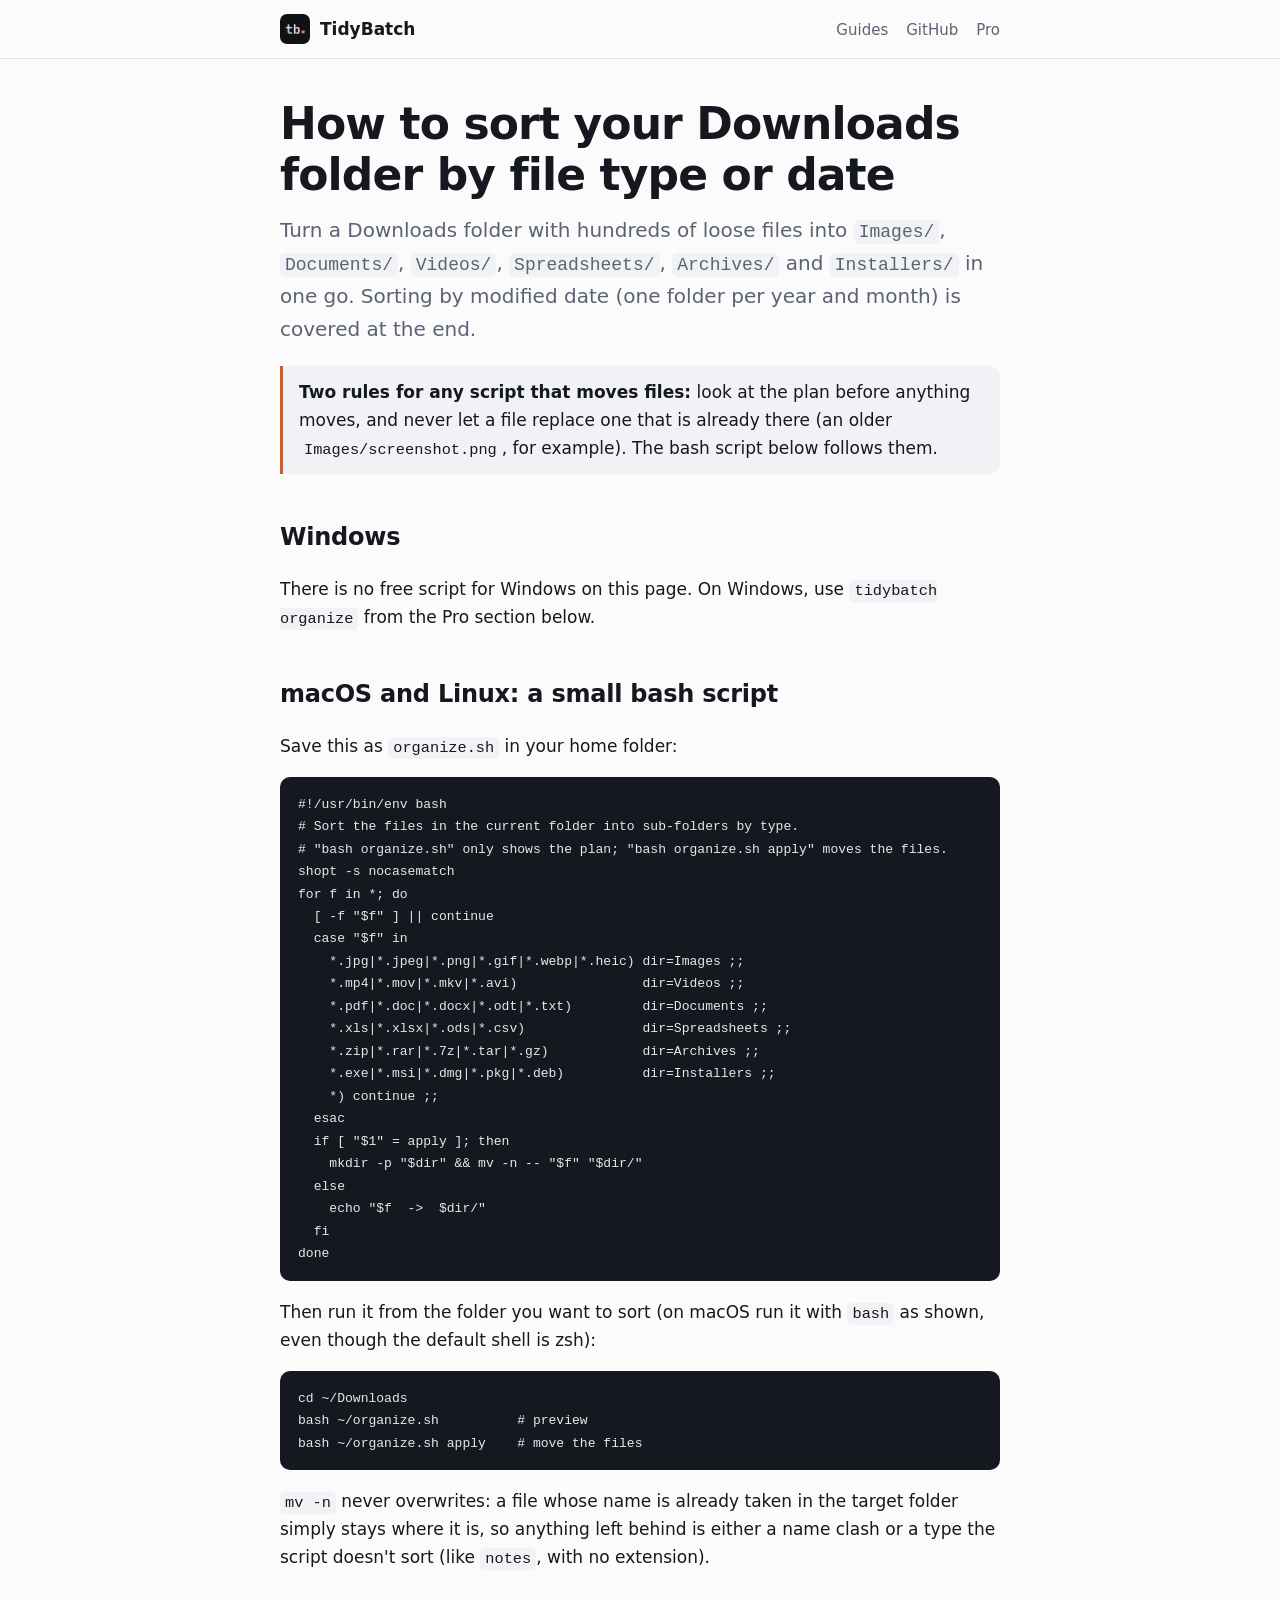
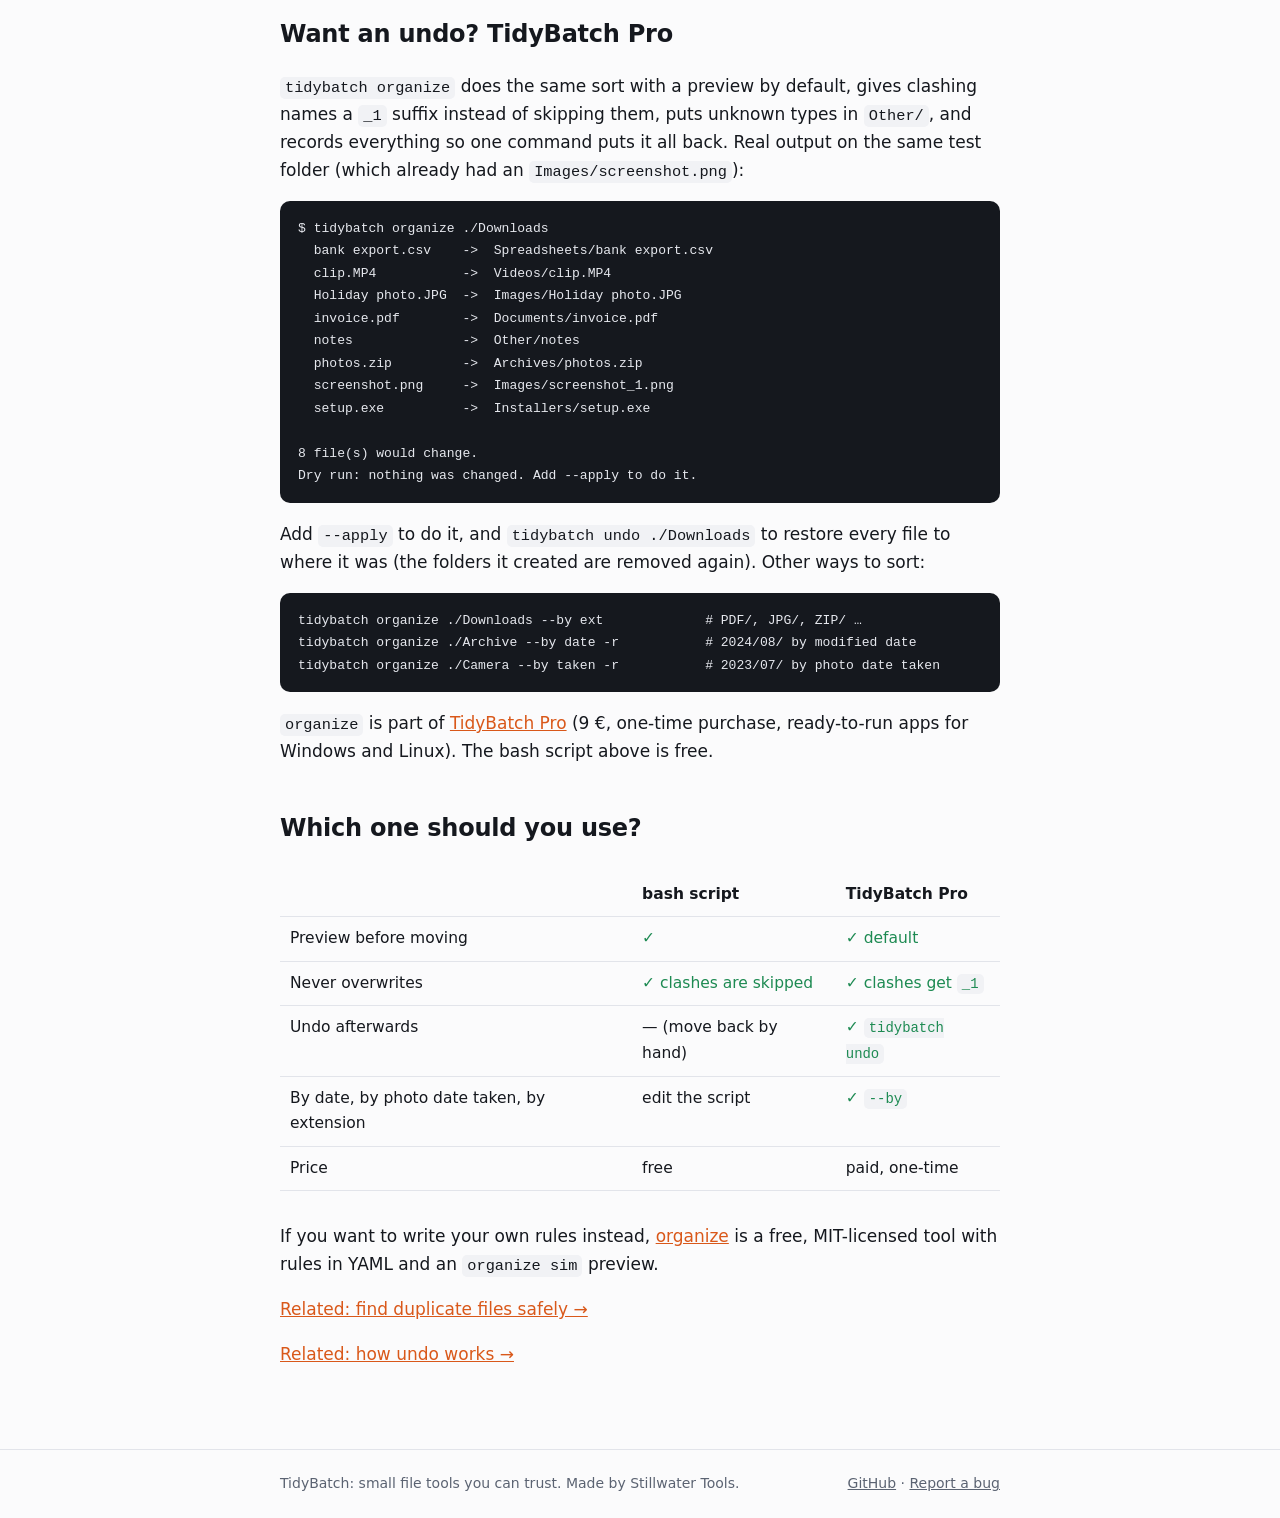
<file: guides/organize-downloads-folder/index.html>
<!doctype html>
<html lang="en">
<head>
<meta charset="utf-8">
<meta name="viewport" content="width=device-width, initial-scale=1">
<title>Organize your Downloads folder: sort by type or date with a script · TidyBatch</title>
<meta name="description" content="Sort a messy Downloads folder into Images, Documents and Videos with a free bash script that previews first and never overwrites.">
<link rel="canonical" href="https://tidybatch.github.io/guides/organize-downloads-folder/">
<link rel="icon" href="/assets/avatar.png">
<link rel="stylesheet" href="/assets/style.css">
<meta property="og:title" content="Sort your Downloads folder by file type or date">
<meta property="og:description" content="Sort a messy Downloads folder into Images, Documents and Videos with a free bash script that previews first and never overwrites.">
<meta property="og:url" content="https://tidybatch.github.io/guides/organize-downloads-folder/">
<meta property="og:image" content="https://tidybatch.github.io/assets/social.png">
<meta name="twitter:card" content="summary_large_image">
</head>
<body>
<header class="site"><div class="wrap">
  <a class="brand" href="/"><img src="/assets/avatar.png" alt="">TidyBatch</a>
  <nav><a href="/guides/">Guides</a><a href="https://github.com/tidybatch/tidybatch">GitHub</a><a href="https://whop.com/tidybatch/bulk-file-renamer/?utm_source=site_guide_organize&amp;utm_campaign=tidybatch">Pro</a></nav>
</div></header>
<main><div class="wrap">
<h1>How to sort your Downloads folder by file type or date</h1>
<p class="lead">Turn a Downloads folder with hundreds of loose files into <code>Images/</code>, <code>Documents/</code>, <code>Videos/</code>, <code>Spreadsheets/</code>, <code>Archives/</code> and <code>Installers/</code> in one go. Sorting by modified date (one folder per year and month) is covered at the end.</p>

<div class="note"><strong>Two rules for any script that moves files:</strong> look at the plan before anything moves, and never let a file replace one that is already there (an older <code>Images/screenshot.png</code>, for example). The bash script below follows them.</div>

<h2>Windows</h2>
<p>There is no free script for Windows on this page. On Windows, use <code>tidybatch organize</code> from the Pro section below.</p>

<h2>macOS and Linux: a small bash script</h2>
<p>Save this as <code>organize.sh</code> in your home folder:</p>
<pre><code>#!/usr/bin/env bash
# Sort the files in the current folder into sub-folders by type.
# "bash organize.sh" only shows the plan; "bash organize.sh apply" moves the files.
shopt -s nocasematch
for f in *; do
  [ -f "$f" ] || continue
  case "$f" in
    *.jpg|*.jpeg|*.png|*.gif|*.webp|*.heic) dir=Images ;;
    *.mp4|*.mov|*.mkv|*.avi)                dir=Videos ;;
    *.pdf|*.doc|*.docx|*.odt|*.txt)         dir=Documents ;;
    *.xls|*.xlsx|*.ods|*.csv)               dir=Spreadsheets ;;
    *.zip|*.rar|*.7z|*.tar|*.gz)            dir=Archives ;;
    *.exe|*.msi|*.dmg|*.pkg|*.deb)          dir=Installers ;;
    *) continue ;;
  esac
  if [ "$1" = apply ]; then
    mkdir -p "$dir" &amp;&amp; mv -n -- "$f" "$dir/"
  else
    echo "$f  -&gt;  $dir/"
  fi
done</code></pre>
<p>Then run it from the folder you want to sort (on macOS run it with <code>bash</code> as shown, even though the default shell is zsh):</p>
<pre><code>cd ~/Downloads
bash ~/organize.sh          # preview
bash ~/organize.sh apply    # move the files</code></pre>
<p><code>mv -n</code> never overwrites: a file whose name is already taken in the target folder simply stays where it is, so anything left behind is either a name clash or a type the script doesn't sort (like <code>notes</code>, with no extension).</p>

<h2>Want an undo? TidyBatch Pro</h2>
<p><code>tidybatch organize</code> does the same sort with a preview by default, gives clashing names a <code>_1</code> suffix instead of skipping them, puts unknown types in <code>Other/</code>, and records everything so one command puts it all back. Real output on the same test folder (which already had an <code>Images/screenshot.png</code>):</p>
<pre><code>$ tidybatch organize ./Downloads
  bank export.csv    -&gt;  Spreadsheets/bank export.csv
  clip.MP4           -&gt;  Videos/clip.MP4
  Holiday photo.JPG  -&gt;  Images/Holiday photo.JPG
  invoice.pdf        -&gt;  Documents/invoice.pdf
  notes              -&gt;  Other/notes
  photos.zip         -&gt;  Archives/photos.zip
  screenshot.png     -&gt;  Images/screenshot_1.png
  setup.exe          -&gt;  Installers/setup.exe

8 file(s) would change.
Dry run: nothing was changed. Add --apply to do it.</code></pre>
<p>Add <code>--apply</code> to do it, and <code>tidybatch undo ./Downloads</code> to restore every file to where it was (the folders it created are removed again). Other ways to sort:</p>
<pre><code>tidybatch organize ./Downloads --by ext             # PDF/, JPG/, ZIP/ …
tidybatch organize ./Archive --by date -r           # 2024/08/ by modified date
tidybatch organize ./Camera --by taken -r           # 2023/07/ by photo date taken</code></pre>
<p><code>organize</code> is part of <a href="https://whop.com/tidybatch/bulk-file-renamer/?utm_source=site_guide_organize&amp;utm_campaign=tidybatch">TidyBatch Pro</a> (9 €, one-time purchase, ready-to-run apps for Windows and Linux). The bash script above is free.</p>

<h2>Which one should you use?</h2>
<div class="table-wrap"><table>
  <tr><th></th><th>bash script</th><th>TidyBatch Pro</th></tr>
  <tr><td>Preview before moving</td><td class="ok">✓</td><td class="ok">✓ default</td></tr>
  <tr><td>Never overwrites</td><td class="ok">✓ clashes are skipped</td><td class="ok">✓ clashes get <code>_1</code></td></tr>
  <tr><td>Undo afterwards</td><td>— (move back by hand)</td><td class="ok">✓ <code>tidybatch undo</code></td></tr>
  <tr><td>By date, by photo date taken, by extension</td><td>edit the script</td><td class="ok">✓ <code>--by</code></td></tr>
  <tr><td>Price</td><td>free</td><td>paid, one-time</td></tr>
</table></div>
<p>If you want to write your own rules instead, <a href="https://github.com/tfeldmann/organize">organize</a> is a free, MIT-licensed tool with rules in YAML and an <code>organize sim</code> preview.</p>
<p><a href="/guides/find-duplicate-files/">Related: find duplicate files safely →</a></p>
<p><a href="/guides/undo-bulk-rename/">Related: how undo works →</a></p>
</div></main>
<footer class="site"><div class="wrap">
  <span>TidyBatch: small file tools you can trust. Made by Stillwater Tools.</span>
  <span><a href="https://github.com/tidybatch/tidybatch">GitHub</a> · <a href="https://github.com/tidybatch/tidybatch/issues">Report a bug</a></span>
</div></footer>
</body>
</html>
</file>
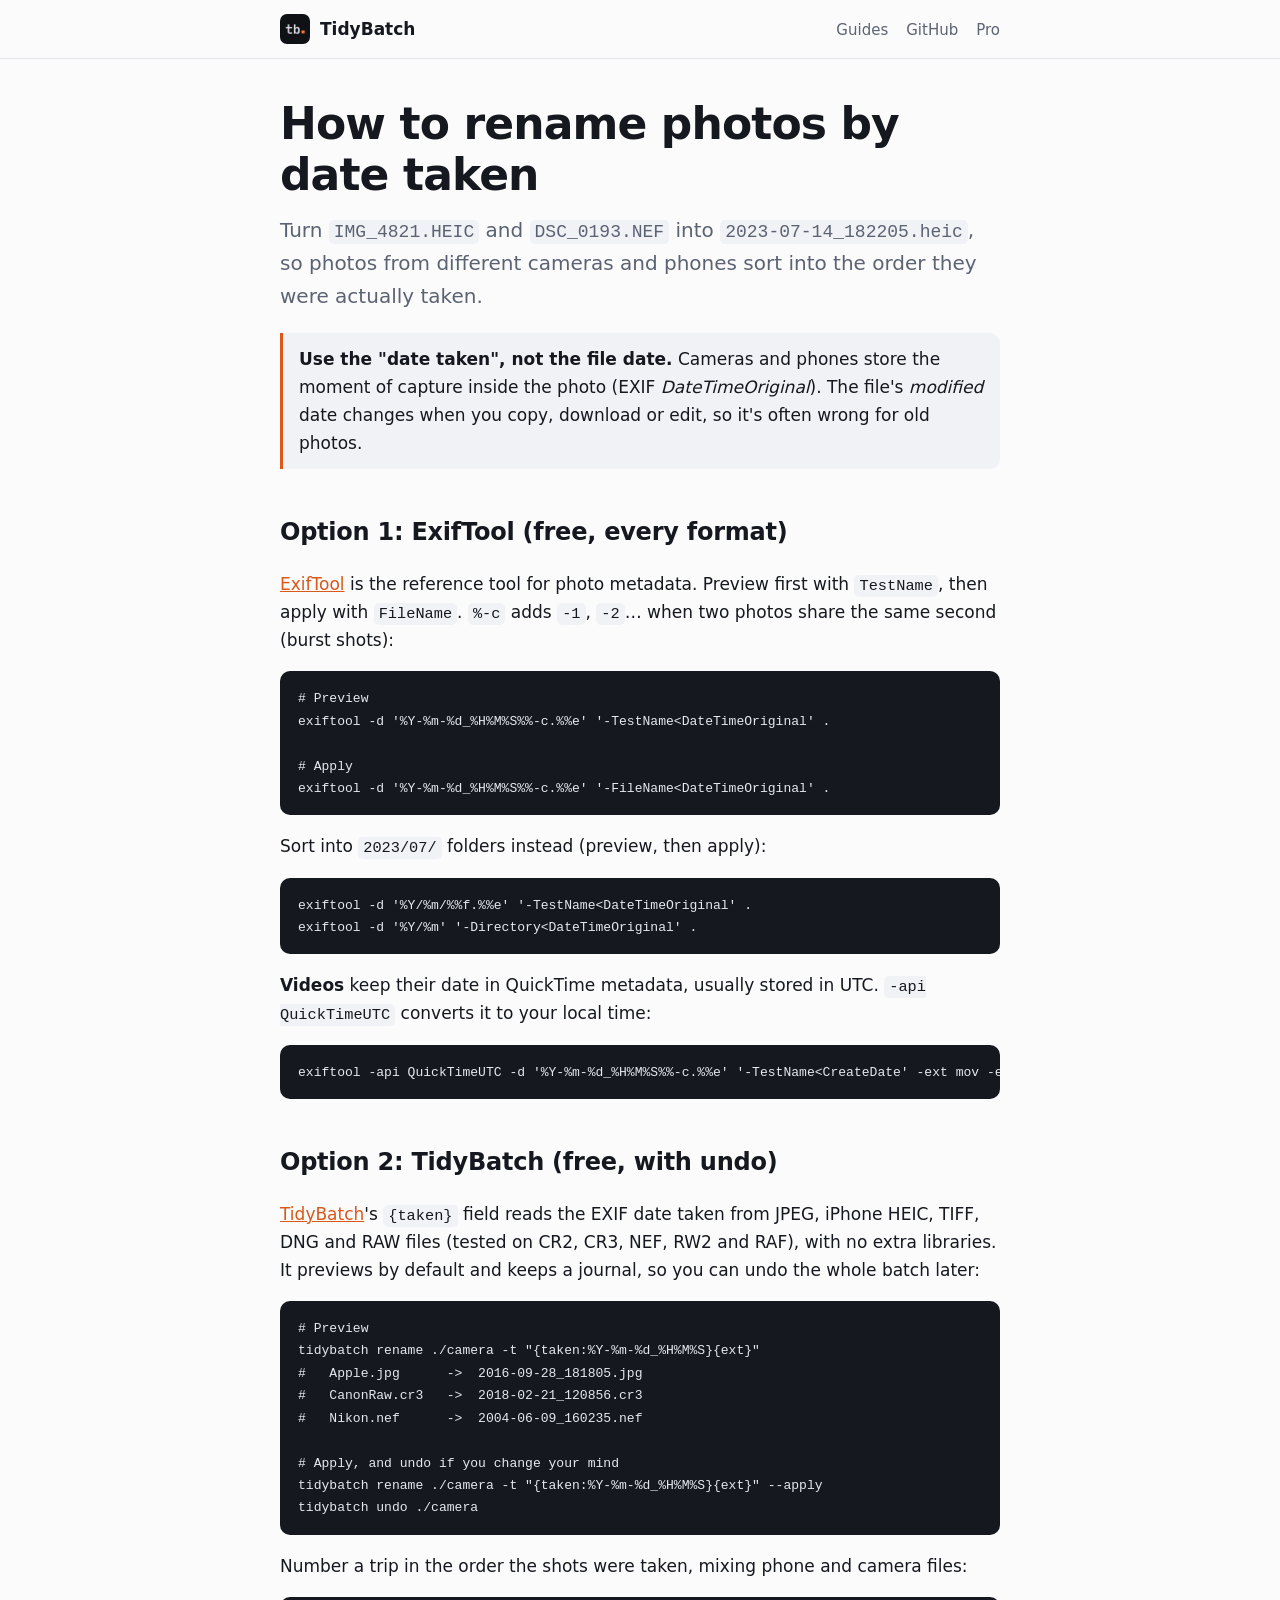
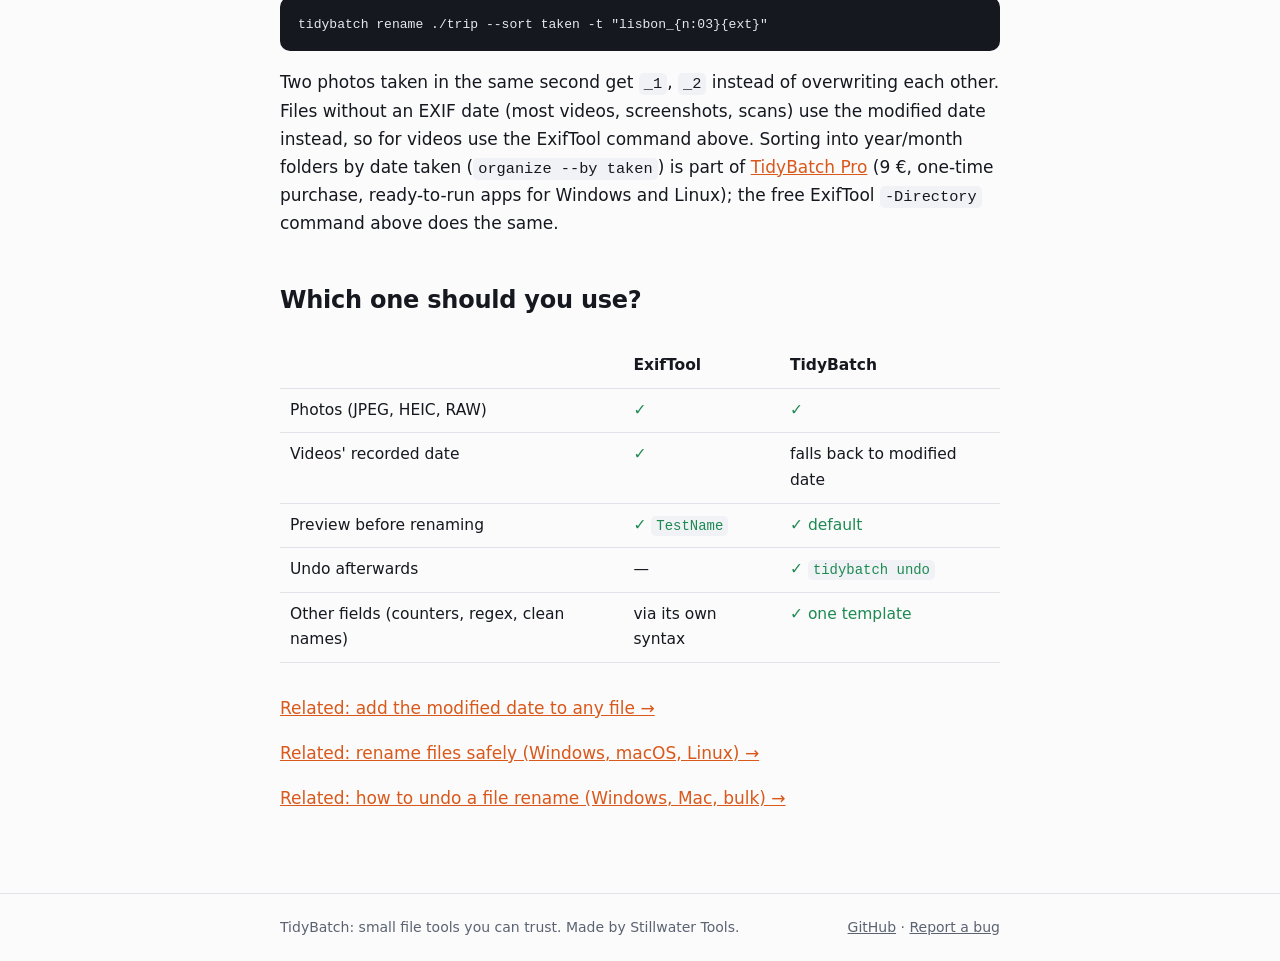
<file: guides/rename-photos-by-date-taken/index.html>
<!doctype html>
<html lang="en">
<head>
<meta charset="utf-8">
<meta name="viewport" content="width=device-width, initial-scale=1">
<title>Rename photos by date taken (JPEG, HEIC, RAW) · TidyBatch</title>
<meta name="description" content="Rename photos to the date taken (2023-07-14_182205.jpg) and sort them into year/month folders, with a preview first. JPEG, HEIC and RAW.">
<link rel="canonical" href="https://tidybatch.github.io/guides/rename-photos-by-date-taken/">
<link rel="icon" href="/assets/avatar.png">
<link rel="stylesheet" href="/assets/style.css">
<meta property="og:title" content="Rename photos by date taken (JPEG, HEIC, RAW)">
<meta property="og:description" content="Rename photos to the date taken (2023-07-14_182205.jpg) and sort them into year/month folders, with a preview first. JPEG, HEIC and RAW.">
<meta property="og:url" content="https://tidybatch.github.io/guides/rename-photos-by-date-taken/">
<meta property="og:image" content="https://tidybatch.github.io/assets/social.png">
<meta name="twitter:card" content="summary_large_image">
</head>
<body>
<header class="site"><div class="wrap">
  <a class="brand" href="/"><img src="/assets/avatar.png" alt="">TidyBatch</a>
  <nav><a href="/guides/">Guides</a><a href="https://github.com/tidybatch/tidybatch">GitHub</a><a href="https://whop.com/tidybatch/bulk-file-renamer/?utm_source=site_guide_taken&amp;utm_campaign=tidybatch">Pro</a></nav>
</div></header>
<main><div class="wrap">
<h1>How to rename photos by date taken</h1>
<p class="lead">Turn <code>IMG_4821.HEIC</code> and <code>DSC_0193.NEF</code> into <code>2023-07-14_182205.heic</code>, so photos from different cameras and phones sort into the order they were actually taken.</p>

<div class="note"><strong>Use the "date taken", not the file date.</strong> Cameras and phones store the moment of capture inside the photo (EXIF <em>DateTimeOriginal</em>). The file's <em>modified</em> date changes when you copy, download or edit, so it's often wrong for old photos.</div>

<h2>Option 1: ExifTool (free, every format)</h2>
<p><a href="https://exiftool.org/">ExifTool</a> is the reference tool for photo metadata. Preview first with <code>TestName</code>, then apply with <code>FileName</code>. <code>%-c</code> adds <code>-1</code>, <code>-2</code>… when two photos share the same second (burst shots):</p>
<pre><code># Preview
exiftool -d '%Y-%m-%d_%H%M%S%%-c.%%e' '-TestName&lt;DateTimeOriginal' .

# Apply
exiftool -d '%Y-%m-%d_%H%M%S%%-c.%%e' '-FileName&lt;DateTimeOriginal' .</code></pre>
<p>Sort into <code>2023/07/</code> folders instead (preview, then apply):</p>
<pre><code>exiftool -d '%Y/%m/%%f.%%e' '-TestName&lt;DateTimeOriginal' .
exiftool -d '%Y/%m' '-Directory&lt;DateTimeOriginal' .</code></pre>
<p><strong>Videos</strong> keep their date in QuickTime metadata, usually stored in UTC. <code>-api QuickTimeUTC</code> converts it to your local time:</p>
<pre><code>exiftool -api QuickTimeUTC -d '%Y-%m-%d_%H%M%S%%-c.%%e' '-TestName&lt;CreateDate' -ext mov -ext mp4 .</code></pre>

<h2>Option 2: TidyBatch (free, with undo)</h2>
<p><a href="https://github.com/tidybatch/tidybatch">TidyBatch</a>'s <code>{taken}</code> field reads the EXIF date taken from JPEG, iPhone HEIC, TIFF, DNG and RAW files (tested on CR2, CR3, NEF, RW2 and RAF), with no extra libraries. It previews by default and keeps a journal, so you can undo the whole batch later:</p>
<pre><code># Preview
tidybatch rename ./camera -t "{taken:%Y-%m-%d_%H%M%S}{ext}"
#   Apple.jpg      -&gt;  2016-09-28_181805.jpg
#   CanonRaw.cr3   -&gt;  2018-02-21_120856.cr3
#   Nikon.nef      -&gt;  2004-06-09_160235.nef

# Apply, and undo if you change your mind
tidybatch rename ./camera -t "{taken:%Y-%m-%d_%H%M%S}{ext}" --apply
tidybatch undo ./camera</code></pre>
<p>Number a trip in the order the shots were taken, mixing phone and camera files:</p>
<pre><code>tidybatch rename ./trip --sort taken -t "lisbon_{n:03}{ext}"</code></pre>
<p>Two photos taken in the same second get <code>_1</code>, <code>_2</code> instead of overwriting each other. Files without an EXIF date (most videos, screenshots, scans) use the modified date instead, so for videos use the ExifTool command above. Sorting into year/month folders by date taken (<code>organize --by taken</code>) is part of <a href="https://whop.com/tidybatch/bulk-file-renamer/?utm_source=site_guide_taken&amp;utm_campaign=tidybatch">TidyBatch Pro</a> (9 €, one-time purchase, ready-to-run apps for Windows and Linux); the free ExifTool <code>-Directory</code> command above does the same.</p>

<h2>Which one should you use?</h2>
<div class="table-wrap"><table>
  <tr><th></th><th>ExifTool</th><th>TidyBatch</th></tr>
  <tr><td>Photos (JPEG, HEIC, RAW)</td><td class="ok">✓</td><td class="ok">✓</td></tr>
  <tr><td>Videos' recorded date</td><td class="ok">✓</td><td>falls back to modified date</td></tr>
  <tr><td>Preview before renaming</td><td class="ok">✓ <code>TestName</code></td><td class="ok">✓ default</td></tr>
  <tr><td>Undo afterwards</td><td>—</td><td class="ok">✓ <code>tidybatch undo</code></td></tr>
  <tr><td>Other fields (counters, regex, clean names)</td><td>via its own syntax</td><td class="ok">✓ one template</td></tr>
</table></div>
<p><a href="/guides/add-date-to-file-names/">Related: add the modified date to any file →</a></p>
<p><a href="/guides/bulk-rename-files-safely/">Related: rename files safely (Windows, macOS, Linux) →</a></p>
<p><a href="/guides/undo-bulk-rename/">Related: how to undo a file rename (Windows, Mac, bulk) →</a></p>
</div></main>
<footer class="site"><div class="wrap">
  <span>TidyBatch: small file tools you can trust. Made by Stillwater Tools.</span>
  <span><a href="https://github.com/tidybatch/tidybatch">GitHub</a> · <a href="https://github.com/tidybatch/tidybatch/issues">Report a bug</a></span>
</div></footer>
</body>
</html>
</file>
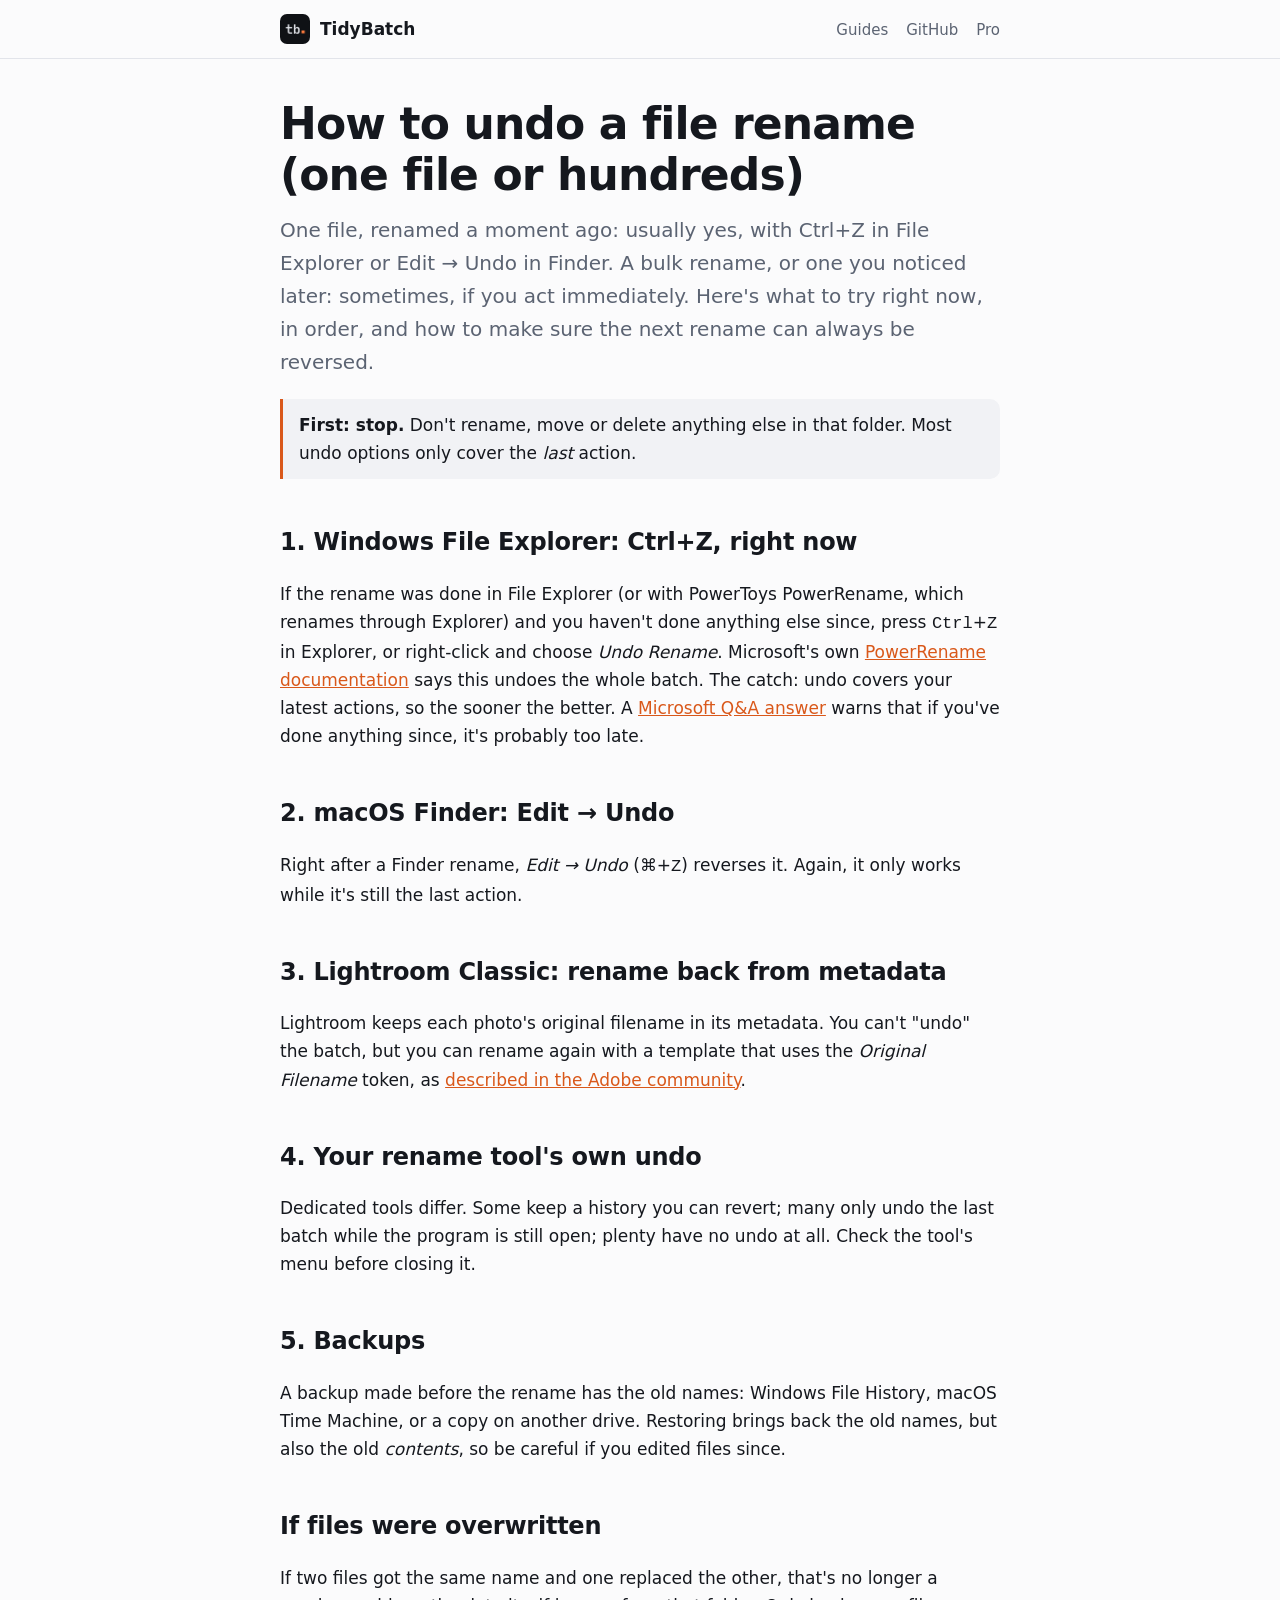
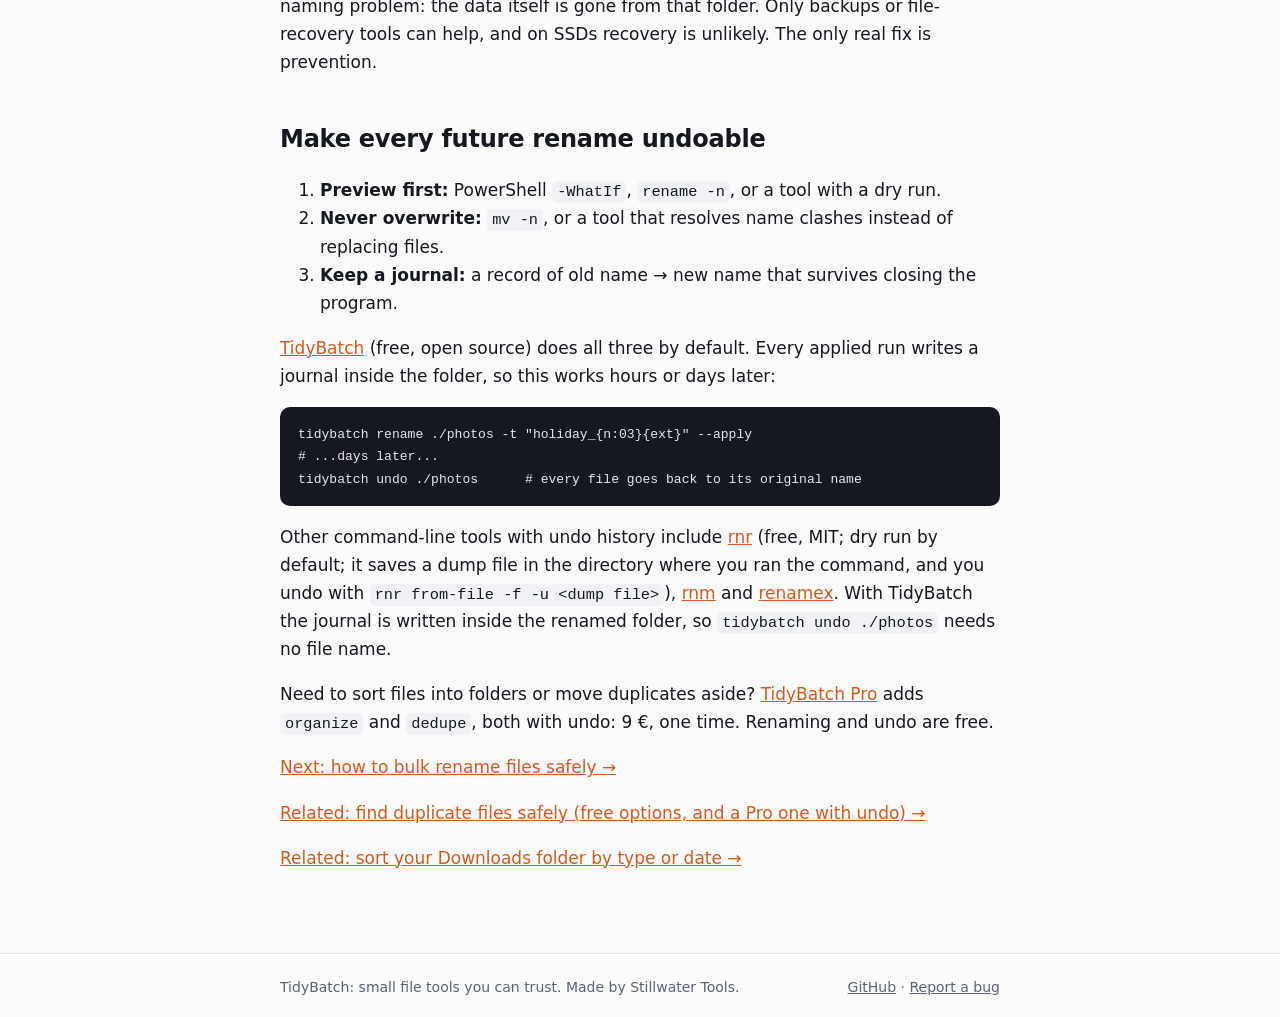
<file: guides/undo-bulk-rename/index.html>
<!doctype html>
<html lang="en">
<head>
<meta charset="utf-8">
<meta name="viewport" content="width=device-width, initial-scale=1">
<title>How to Undo a File Rename (Windows, Mac, Bulk) · TidyBatch</title>
<meta name="description" content="Renamed a file by mistake? In File Explorer press Ctrl+Z right away; on a Mac use Edit → Undo in Finder. What works for bulk renames too, and how to make every rename undoable.">
<link rel="canonical" href="https://tidybatch.github.io/guides/undo-bulk-rename/">
<link rel="icon" href="/assets/avatar.png">
<link rel="stylesheet" href="/assets/style.css">
<meta property="og:title" content="How to undo a file rename (Windows, Mac, bulk)">
<meta property="og:description" content="Renamed hundreds of files by mistake? What works in Explorer, PowerRename, Lightroom and backups, and how to make every rename undoable.">
<meta property="og:url" content="https://tidybatch.github.io/guides/undo-bulk-rename/">
<meta property="og:image" content="https://tidybatch.github.io/assets/social.png">
<meta name="twitter:card" content="summary_large_image">
</head>
<body>
<header class="site"><div class="wrap">
  <a class="brand" href="/"><img src="/assets/avatar.png" alt="">TidyBatch</a>
  <nav><a href="/guides/">Guides</a><a href="https://github.com/tidybatch/tidybatch">GitHub</a><a href="https://whop.com/tidybatch/bulk-file-renamer/?utm_source=site_guide_undo&amp;utm_campaign=tidybatch">Pro</a></nav>
</div></header>
<main><div class="wrap">
<h1>How to undo a file rename (one file or hundreds)</h1>
<p class="lead">One file, renamed a moment ago: usually yes, with Ctrl+Z in File Explorer or Edit → Undo in Finder. A bulk rename, or one you noticed later: sometimes, if you act immediately. Here's what to try right now, in order, and how to make sure the next rename can always be reversed.</p>

<div class="note"><strong>First: stop.</strong> Don't rename, move or delete anything else in that folder. Most undo options only cover the <em>last</em> action.</div>

<h2>1. Windows File Explorer: Ctrl+Z, right now</h2>
<p>If the rename was done in File Explorer (or with PowerToys PowerRename, which renames through Explorer) and you haven't done anything else since, press <kbd>Ctrl</kbd>+<kbd>Z</kbd> in Explorer, or right-click and choose <em>Undo Rename</em>. Microsoft's own <a href="https://learn.microsoft.com/en-us/windows/powertoys/powerrename">PowerRename documentation</a> says this undoes the whole batch. The catch: undo covers your latest actions, so the sooner the better. A <a href="https://learn.microsoft.com/en-us/answers/questions/4544917/how-can-i-undue-an-accidental-mass-name-change-to">Microsoft Q&amp;A answer</a> warns that if you've done anything since, it's probably too late.</p>

<h2>2. macOS Finder: Edit → Undo</h2>
<p>Right after a Finder rename, <em>Edit → Undo</em> (<kbd>⌘</kbd>+<kbd>Z</kbd>) reverses it. Again, it only works while it's still the last action.</p>

<h2>3. Lightroom Classic: rename back from metadata</h2>
<p>Lightroom keeps each photo's original filename in its metadata. You can't "undo" the batch, but you can rename again with a template that uses the <em>Original Filename</em> token, as <a href="https://community.adobe.com/questions-675/undo-batch-rename-how-934863">described in the Adobe community</a>.</p>

<h2>4. Your rename tool's own undo</h2>
<p>Dedicated tools differ. Some keep a history you can revert; many only undo the last batch while the program is still open; plenty have no undo at all. Check the tool's menu before closing it.</p>

<h2>5. Backups</h2>
<p>A backup made before the rename has the old names: Windows File History, macOS Time Machine, or a copy on another drive. Restoring brings back the old names, but also the old <em>contents</em>, so be careful if you edited files since.</p>

<h2>If files were overwritten</h2>
<p>If two files got the same name and one replaced the other, that's no longer a naming problem: the data itself is gone from that folder. Only backups or file-recovery tools can help, and on SSDs recovery is unlikely. The only real fix is prevention.</p>

<h2>Make every future rename undoable</h2>
<ol>
  <li><strong>Preview first:</strong> PowerShell <code>-WhatIf</code>, <code>rename -n</code>, or a tool with a dry run.</li>
  <li><strong>Never overwrite:</strong> <code>mv -n</code>, or a tool that resolves name clashes instead of replacing files.</li>
  <li><strong>Keep a journal:</strong> a record of old name → new name that survives closing the program.</li>
</ol>
<p><a href="https://github.com/tidybatch/tidybatch">TidyBatch</a> (free, open source) does all three by default. Every applied run writes a journal inside the folder, so this works hours or days later:</p>
<pre><code>tidybatch rename ./photos -t "holiday_{n:03}{ext}" --apply
# ...days later...
tidybatch undo ./photos      # every file goes back to its original name</code></pre>
<p>Other command-line tools with undo history include <a href="https://github.com/ismaelgv/rnr">rnr</a> (free, MIT; dry run by default; it saves a dump file in the directory where you ran the command, and you undo with <code>rnr from-file -f -u &lt;dump file&gt;</code>), <a href="https://github.com/neurobin/rnm">rnm</a> and <a href="https://github.com/tareqimbasher/renamex">renamex</a>. With TidyBatch the journal is written inside the renamed folder, so <code>tidybatch undo ./photos</code> needs no file name.</p>
<p>Need to sort files into folders or move duplicates aside? <a href="https://whop.com/tidybatch/bulk-file-renamer/?utm_source=site_guide_undo&amp;utm_campaign=tidybatch">TidyBatch Pro</a> adds <code>organize</code> and <code>dedupe</code>, both with undo: 9 €, one time. Renaming and undo are free.</p>
<p><a href="/guides/bulk-rename-files-safely/">Next: how to bulk rename files safely →</a></p>
<p><a href="/guides/find-duplicate-files/">Related: find duplicate files safely (free options, and a Pro one with undo) →</a></p>
<p><a href="/guides/organize-downloads-folder/">Related: sort your Downloads folder by type or date →</a></p>
</div></main>
<footer class="site"><div class="wrap">
  <span>TidyBatch: small file tools you can trust. Made by Stillwater Tools.</span>
  <span><a href="https://github.com/tidybatch/tidybatch">GitHub</a> · <a href="https://github.com/tidybatch/tidybatch/issues">Report a bug</a></span>
</div></footer>
</body>
</html>
</file>
<file: assets/style.css>
:root {
  --bg: #fbfbfc; --panel: #f1f2f5; --text: #15181e; --dim: #5b6372; --accent: #d9581a;
  --ok: #1d8a52; --border: #e2e4ea; --code-bg: #15181e; --code-text: #e6e8ee;
  color-scheme: light;
}
@media (prefers-color-scheme: dark) {
  :root { --bg: #0f1115; --panel: #171a21; --text: #e6e8ee; --dim: #8b93a5; --accent: #ff7a3d;
    --ok: #5fd38d; --border: #262a33; --code-bg: #171a21; --code-text: #e6e8ee; color-scheme: dark; }
}
* { box-sizing: border-box; }
body { margin: 0; background: var(--bg); color: var(--text);
  font: 17px/1.65 system-ui, -apple-system, "Segoe UI", Roboto, sans-serif; }
.wrap { max-width: 760px; margin: 0 auto; padding: 0 20px; }
header.site { border-bottom: 1px solid var(--border); }
header.site .wrap { display: flex; align-items: center; justify-content: space-between; gap: 16px; padding-block: 14px; flex-wrap: wrap; }
.brand { display: flex; align-items: center; gap: 10px; color: var(--text); text-decoration: none; font-weight: 700; }
.brand img { width: 30px; height: 30px; border-radius: 7px; }
nav a { color: var(--dim); text-decoration: none; margin-left: 18px; font-size: 15px; }
nav a:hover { color: var(--text); }
main { padding-block: 40px 64px; }
h1 { font-size: clamp(30px, 5vw, 44px); line-height: 1.15; margin: 0 0 14px; letter-spacing: -0.02em; }
h2 { font-size: 24px; margin: 44px 0 10px; letter-spacing: -0.01em; }
h3 { font-size: 19px; margin: 28px 0 6px; }
p.lead { font-size: 20px; color: var(--dim); margin-top: 0; }
a { color: var(--accent); }
code { font: 0.9em ui-monospace, "SF Mono", Menlo, Consolas, monospace; background: var(--panel); padding: 2px 5px; border-radius: 5px; }
pre { background: var(--code-bg); color: var(--code-text); padding: 16px 18px; border-radius: 10px; overflow-x: auto; font-size: 14.5px; line-height: 1.55; }
pre code { background: none; padding: 0; color: inherit; }
img.demo { width: 100%; max-width: 100%; height: auto; border-radius: 12px; border: 1px solid var(--border); margin: 18px 0 6px; }
.cta { display: flex; gap: 12px; flex-wrap: wrap; margin: 22px 0; }
.btn { display: inline-block; padding: 11px 18px; border-radius: 9px; text-decoration: none; font-weight: 600; font-size: 16px; }
.btn.primary { background: var(--accent); color: #fff; }
.btn.ghost { border: 1px solid var(--border); color: var(--text); }
.cards { display: grid; grid-template-columns: repeat(auto-fit, minmax(220px, 1fr)); gap: 14px; margin: 18px 0; }
.card { background: var(--panel); border: 1px solid var(--border); border-radius: 12px; padding: 16px 18px; }
.card h3 { margin-top: 0; }
.card p { margin: 6px 0 0; color: var(--dim); font-size: 15.5px; }
.card a { text-decoration: none; }
.note { border-left: 3px solid var(--accent); background: var(--panel); padding: 12px 16px; border-radius: 0 10px 10px 0; margin: 20px 0; }
.ok { color: var(--ok); }
.table-wrap { overflow-x: auto; }
table { border-collapse: collapse; width: 100%; font-size: 15.5px; margin: 14px 0; }
th, td { border-bottom: 1px solid var(--border); padding: 9px 10px; text-align: left; vertical-align: top; }
footer.site { border-top: 1px solid var(--border); color: var(--dim); font-size: 14px; }
footer.site .wrap { padding-block: 22px; display: flex; gap: 18px; flex-wrap: wrap; justify-content: space-between; }
footer.site a { color: var(--dim); }
</file>
